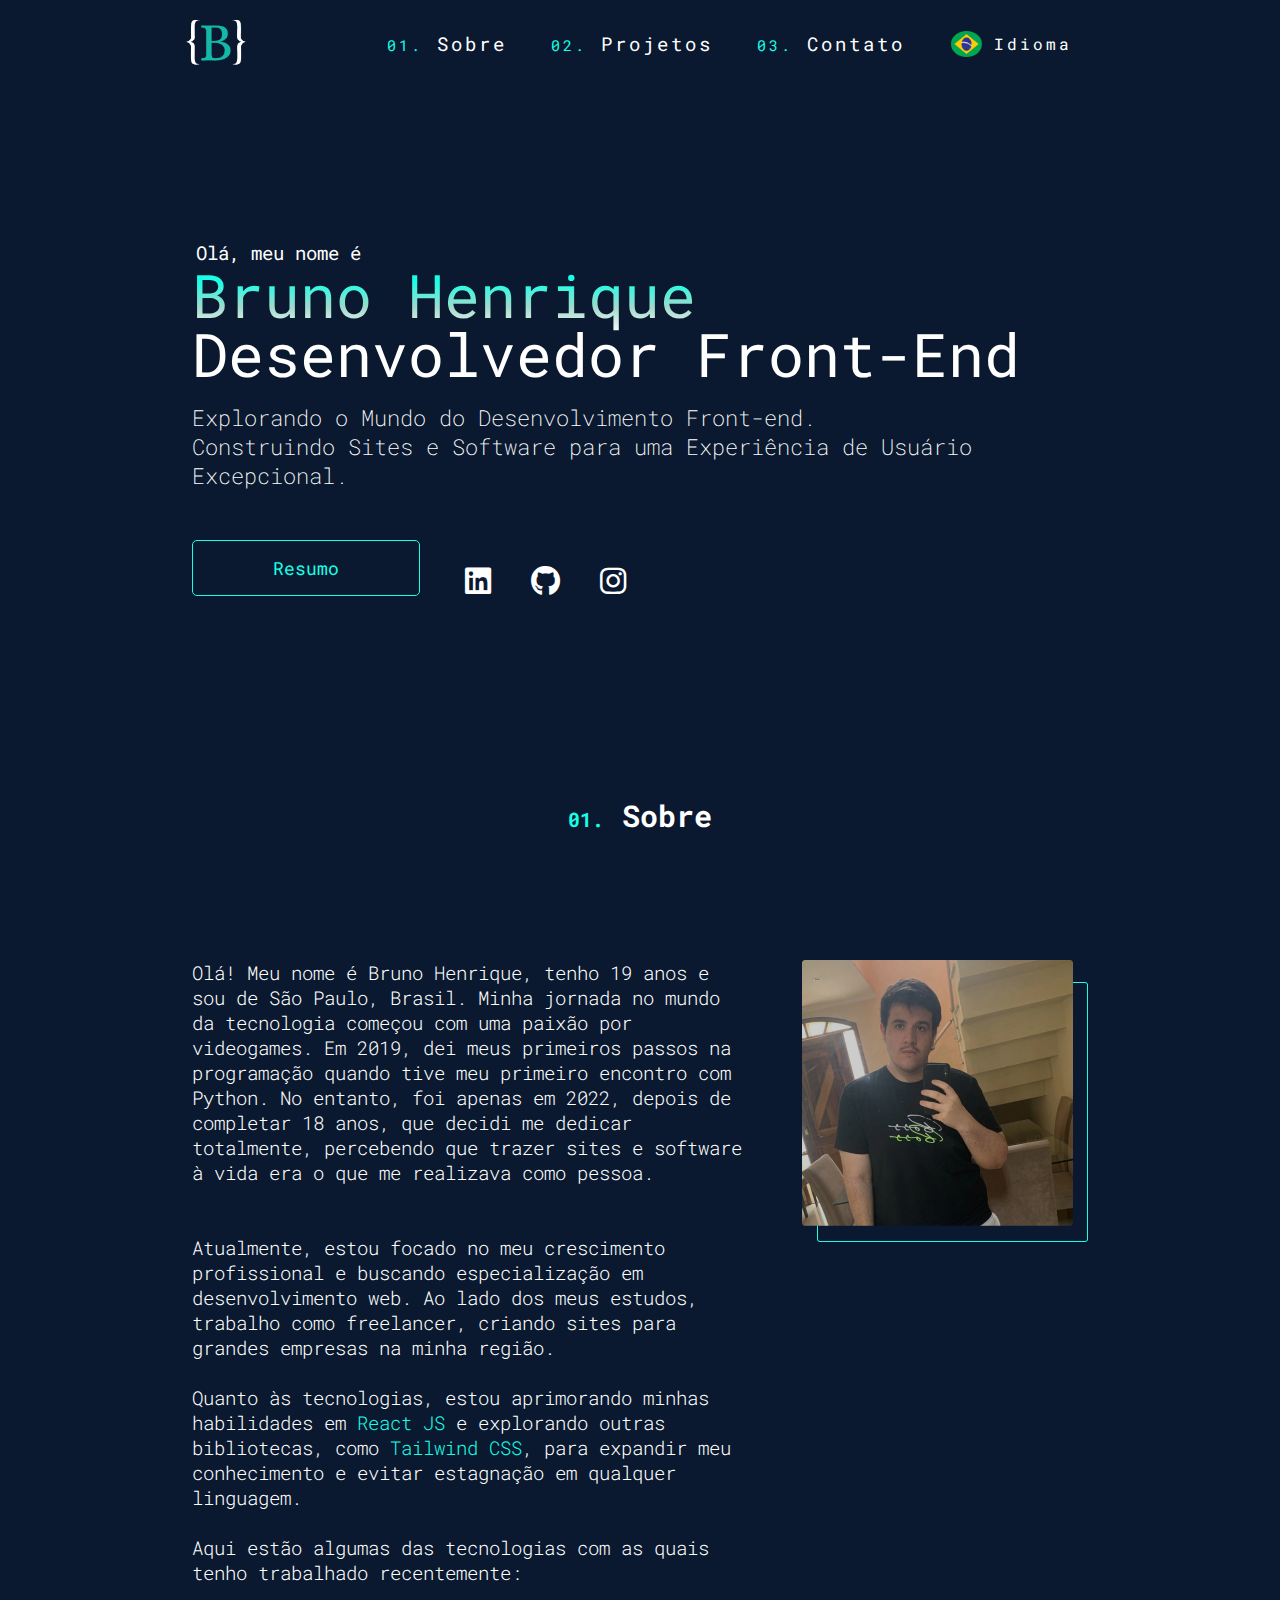
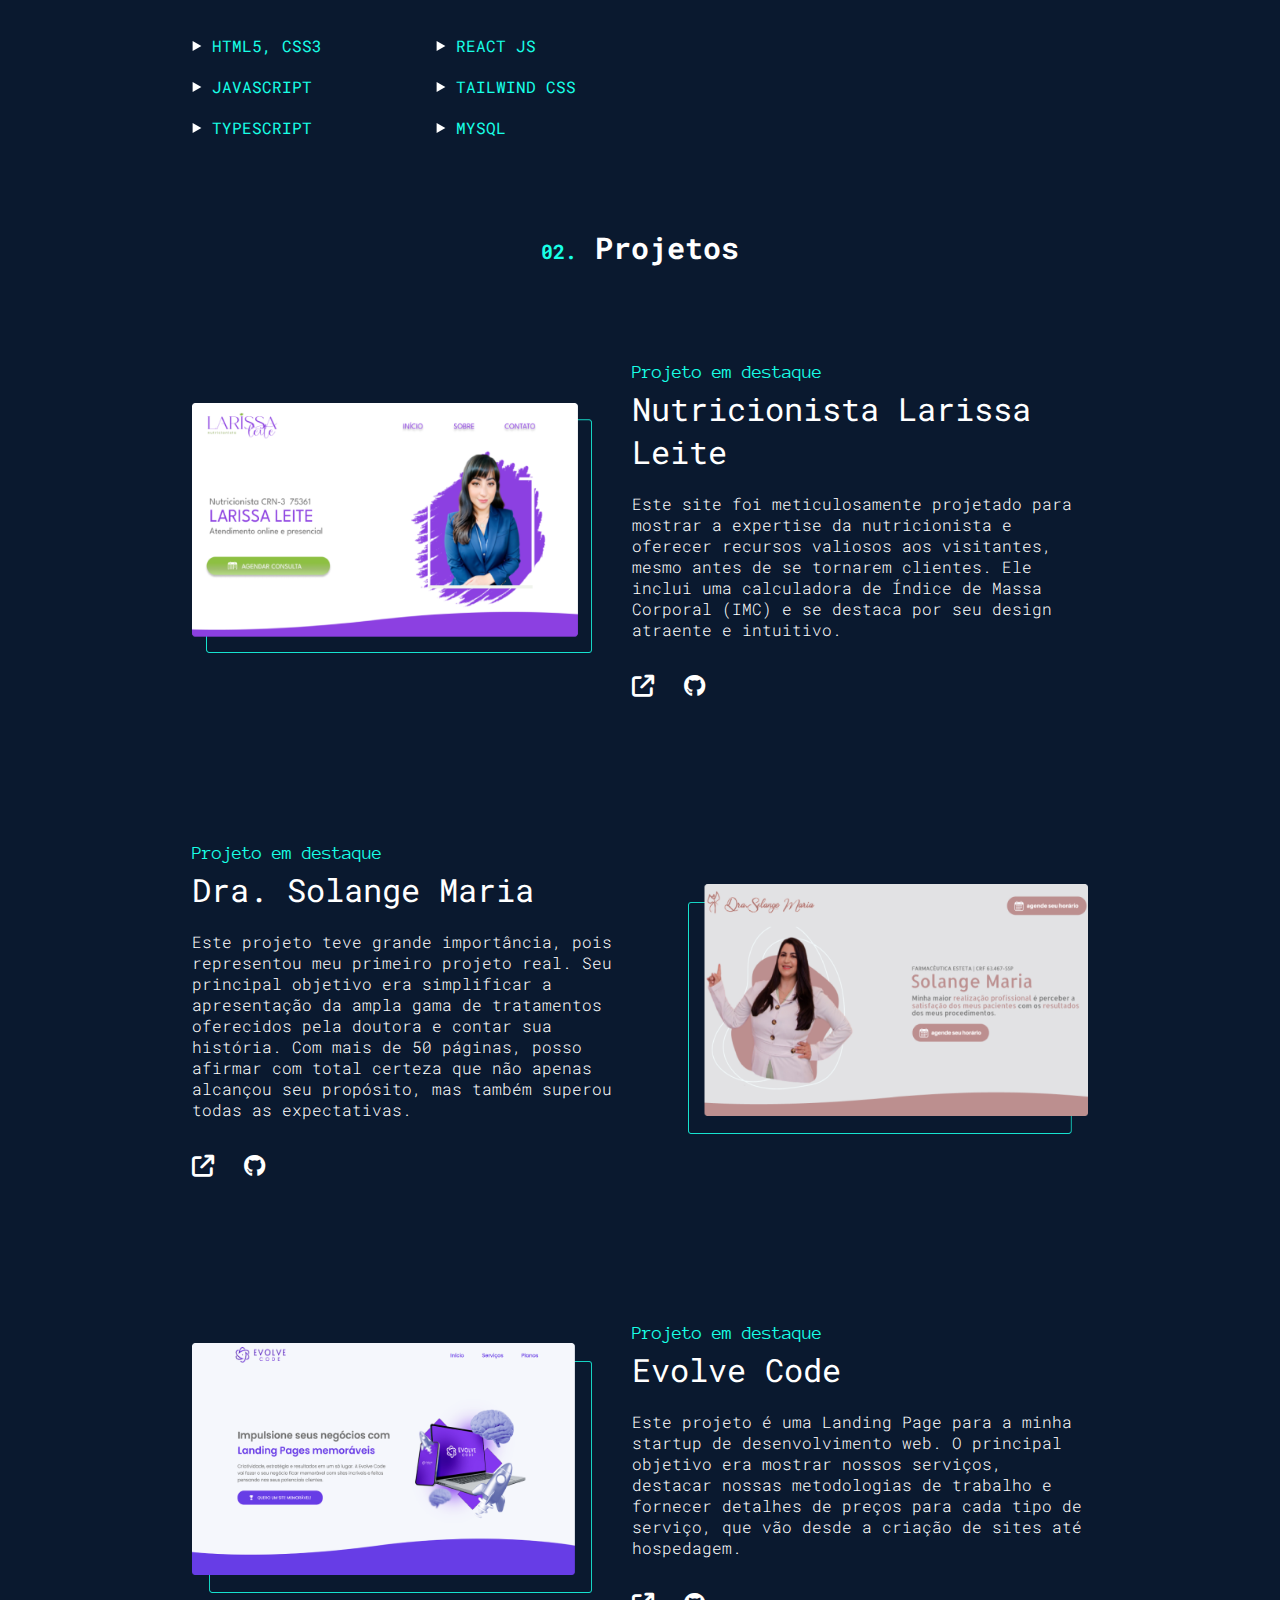
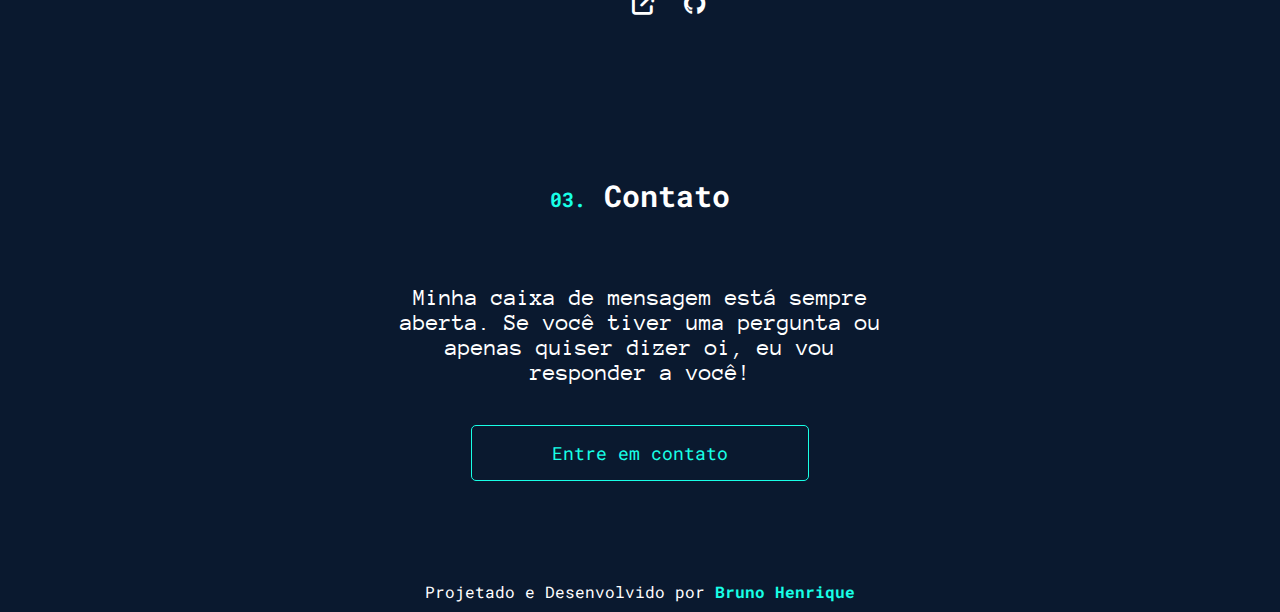
<file: index.html>
<!DOCTYPE html>
<html lang="pt-BR">
<head>
    <meta charset="UTF-8">
    <meta name="viewport" content="width=device-width, initial-scale=1.0">
    <title>Bruno Henrique</title>
    <link rel="stylesheet" href="style.css">
    <link rel="preconnect" href="https://fonts.googleapis.com">
    <link rel="preconnect" href="https://fonts.gstatic.com" crossorigin>
    <link href="https://fonts.googleapis.com/css2?family=Anonymous+Pro:wght@400;700&family=Roboto+Mono:wght@100;200;400;500;600&display=swap" rel="stylesheet">
    <link
      rel="stylesheet"
      href="https://cdnjs.cloudflare.com/ajax/libs/font-awesome/6.4.0/css/all.min.css"
      crossorigin="anonymous"
      referrerpolicy="no-referrer"
    />
    <link rel="icon" type="image/png" sizes="32x32" href="images/favicon-32x32.png">
    <link rel="icon" type="image/png" sizes="16x16" href="images/favicon-16x16.png">
    <link rel="alternate" hreflang="en-US" href="en-US.html">
    <link rel="alternate" hreflang="es-ES" href="es-ES.html">
    
</head>
<body>
    <header>
        <nav>
            <a id="logo"><img class="logo" src="images/logo.png" ></a>
            <div class="mobile-menu">
                <div class="line1"></div>
                <div class="line2"></div>
                <div class="line3"></div>
            </div>
    
            <ul class="nav-list">
                <li><a href="#about"><small>01.</small> Sobre</a></li>
                <li><a href="#projects"><small>02.</small> Projetos</a></li>
                <li><a href="#contact"><small>03.</small> Contato</a></li>
                <li><div id="language" >
                    <div id="lan"  onclick="lan()">
                        <img src="images/pt.png">
                        <p class="p-lan">Idioma</p>
                    </div>
                    <div id="container-lan">
                        <a href="index.html">
                            <div><img src="images/pt.png" alt="" class="lan-img">
                                <p class="p-lan">Português</p>
                            </div>
                        </a>
                        <a href="en-US.html">
                            <div><img src="images/en.png" alt="" class="lan-img">
                                 <p class="p-lan">English</p>
                            </div>
                        </a>
                        <a href="es-ES.html">
                            <div><img src="images/esp.png" alt="" class="lan-img">
                                 <p class="p-lan">Espanish</p>
                            </div>
                        </a>
                    </div>
                    
                </div></li>
                
            </ul>
        </nav>
    </header>
    <main>
        
        <section id="top">
                <div>
                    <h3>Olá, meu nome é</h3>
                    <h1>Bruno Henrique</h1>
                    <h2>Desenvolvedor Front-End</h2>
                    <p>Explorando o Mundo do Desenvolvimento Front-end. <br>
                        Construindo Sites e Software para uma Experiência de Usuário Excepcional.
                    </p>
                   
                        <div id="links">
                            <button>Resumo</button>
                            <div>
                                <a target="_blank" href="https://www.linkedin.com/in/bruno-henrique-leite-do-nascimento-18730524b/" class="fa-brands fa-linkedin"></a>
                                <a target="_blank" href="https://github.com/BrunoH-developer" class="fa-brands fa-github"></a>
                                <a target="_blank" href="https://www.instagram.com/brunoh.dev/" class="fa-brands fa-instagram"></a>
                            </div>
                        </div>
                        
                    
                </div>
        </section>

        <section id="about">
            <h1 class="titulos"><small>01.</small> Sobre</h1>
            <div id="about-container">
                <div class="about-content">
                    <div class="about-div">
                        <p class="texts-about">
                            Olá! Meu nome é Bruno Henrique, tenho 19 anos e sou de São Paulo, Brasil. Minha jornada no mundo da tecnologia começou com uma paixão por videogames. Em 2019, dei meus primeiros passos na programação quando tive meu primeiro encontro com Python. No entanto, foi apenas em 2022, depois de completar 18 anos, que decidi me dedicar totalmente, percebendo que trazer sites e software à vida era o que me realizava como pessoa.
                            <br><br>
                            <br>
                            Atualmente, estou focado no meu crescimento profissional e buscando especialização em desenvolvimento web. Ao lado dos meus estudos, trabalho como freelancer, criando sites para grandes empresas na minha região.
                            <br><br>
                            Quanto às tecnologias, estou aprimorando minhas habilidades em <strong>React JS</strong> e explorando outras bibliotecas, como <strong>Tailwind CSS</strong>, para expandir meu conhecimento e evitar estagnação em qualquer linguagem.
                            <br><br>
                           
                        </p>
                        <p class="texts-about"> Aqui estão algumas das tecnologias com as quais tenho trabalhado recentemente:</p>

                    </div>
                    <div  class="about-div" id="content-two">
                        <div id="skills-container">
                            <div>
                                <div class="div-skills"><img src="images/play.svg"><p>HTML5, CSS3</p></div>
                                <div class="div-skills"><img src="images/play.svg"><p>JAVASCRIPT</p></div>
                                <div class="div-skills"><img src="images/play.svg"><p>TYPESCRIPT</p></div>
                            </div>
                            <div>
                                <div class="div-skills"><img src="images/play.svg"><p>REACT JS</p></div>
                                <div class="div-skills"><img src="images/play.svg"><p>TAILWIND CSS</p></div>
                                <div class="div-skills"><img src="images/play.svg"><p>MYSQL</p></div>
                            </div>
                        </div>
                    </div>
                </div>
                <div class="about-content" >
                    <img src="images/img-about.png" alt="">
                </div>
            </div>
        </section>

        <section id="projects">
            <h1 class="titulos"><small>02.</small> Projetos</h1>
            <div id="container-projects">
                <div class="content-projects">
                    <div class="container-divProjects">
                        <div class="div-projects one">
                            <img src="images/project-1.png" alt="">
                        </div>
                        <div class="div-projects  two ">
                            <h3>Projeto em destaque</h3>
                            <h1>Nutricionista Larissa Leite</h1>
                            <p>Este site foi meticulosamente projetado para mostrar a expertise da nutricionista e oferecer recursos valiosos aos visitantes, mesmo antes de se tornarem clientes. Ele inclui uma calculadora de Índice de Massa Corporal (IMC) e se destaca por seu design atraente e intuitivo.</p>
                            
                            <div id="icons-project">
                                <a target="_blank" href="https://nutricionistalarissaleite.com.br/" id="external-project"><i class="fa fa-external-link" aria-hidden="true"></i></a>
                                
                                <a target="_blank" href="https://github.com/BrunoH-developer/larissa-nutritionist-institutional" id="git-project"><i class="fa-brands fa-github" aria-hidden="true"></i></a>
                            </div>
                        </div>

                    </div>
                </div>
                <div class="content-projects">
                    <div class="container-divProjects container-two ">
                        <div class="div-projects one">
                            <h3>Projeto em destaque</h3>
                            <h1>Dra. Solange Maria</h1>
                            <p>Este projeto teve grande importância, pois representou meu primeiro projeto real. Seu principal objetivo era simplificar a apresentação da ampla gama de tratamentos oferecidos pela doutora e contar sua história. Com mais de 50 páginas, posso afirmar com total certeza que não apenas alcançou seu propósito, mas também superou todas as expectativas.</p>
                            
                            <div id="icons-project">
                                <a target="_blank" href="https://drasolangeesteticaavancada.com.br/" id="external-project"><i class="fa fa-external-link" aria-hidden="true"></i></a>
                                
                                <a target="_blank" href="https://github.com/BrunoH-developer/Dra-Solange-institutional" id="git-project"><i class="fa-brands fa-github" aria-hidden="true"></i></a>
                            </div>
                        </div>
                        <div class="div-projects two">
                            <img src="images/project-2.png" alt="">
                        </div>
                    </div>
                </div>

                <div class="content-projects">
                    <div class="container-divProjects">
                        <div class="div-projects one">
                            <img src="images/project-3.png" alt="">
                        </div>
                        <div class="div-projects  two ">
                            <h3>Projeto em destaque</h3>
                            <h1>Evolve Code</h1>
                            <p>Este projeto é uma Landing Page para a minha startup de desenvolvimento web. O principal objetivo era mostrar nossos serviços, destacar nossas metodologias de trabalho e fornecer detalhes de preços para cada tipo de serviço, que vão desde a criação de sites até hospedagem.</p>
                            
                            <div id="icons-project">
                                <a target="_blank" href="https://evolvecode.com.br/" id="external-project"><i class="fa fa-external-link" aria-hidden="true"></i></a>
                                
                                <a target="_blank" href="https://github.com/BrunoH-developer/evolvecode" id="git-project"><i class="fa-brands fa-github" aria-hidden="true"></i></a>
                            </div>
                        </div>

                    </div>
                </div>
            </div>
        </section>

        <section id="contact">
            <h1 class="titulos"><small>03.</small> Contato</h1>
            <div id="container-contact">
                <h2>Minha caixa de mensagem está sempre aberta. Se você tiver uma pergunta ou apenas quiser dizer oi, eu vou responder a você!</h2>
                <a target="_blank" href="https://www.instagram.com/brunoh.dev/"><button>Entre em contato</button></a>
            </div>
        </section>

        
    </main>

    <footer>
        <p>Projetado e Desenvolvido por <a target="_blank" href="https://github.com/BrunoH-developer"><strong>Bruno Henrique</strong></a></p>
    </footer>

    <script src="assets/scripts/mobile.js"></script>
    <script src="assets/scripts/language.js"></script>
</body>
</html>
</file>
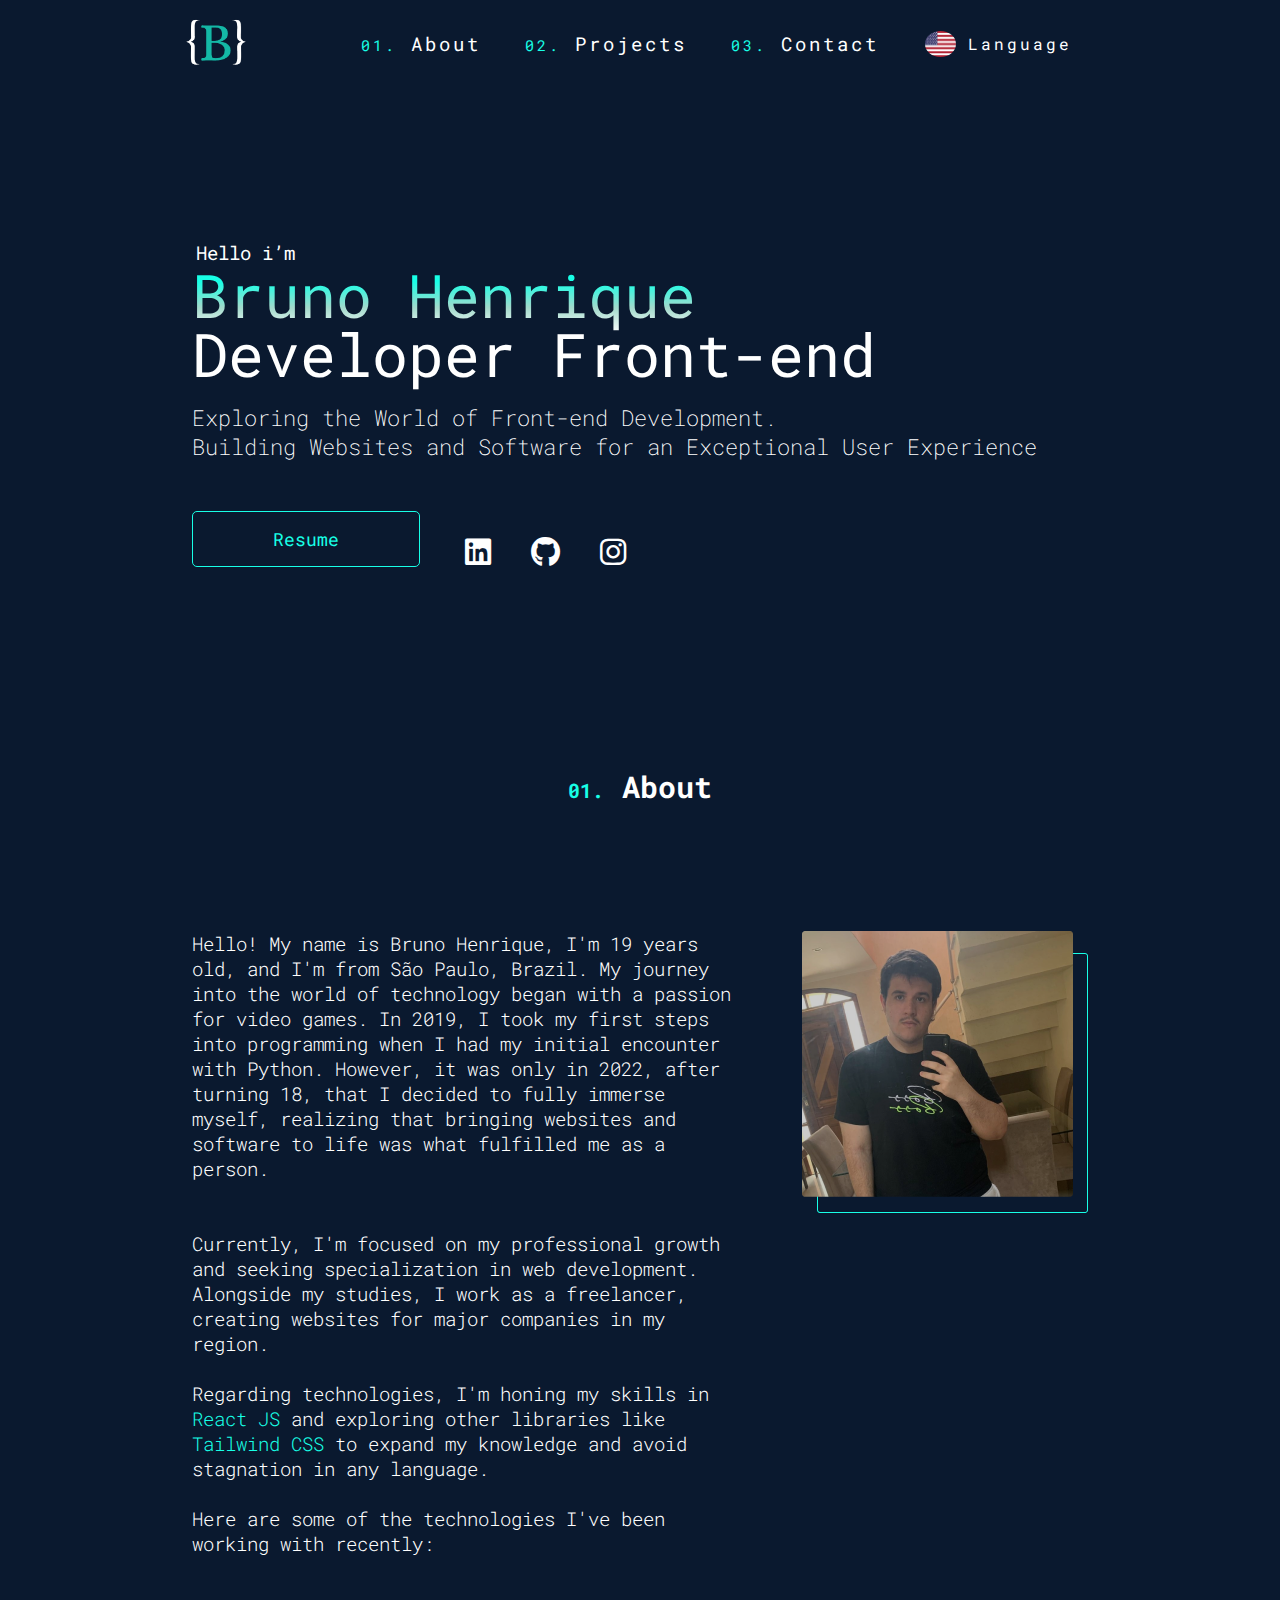
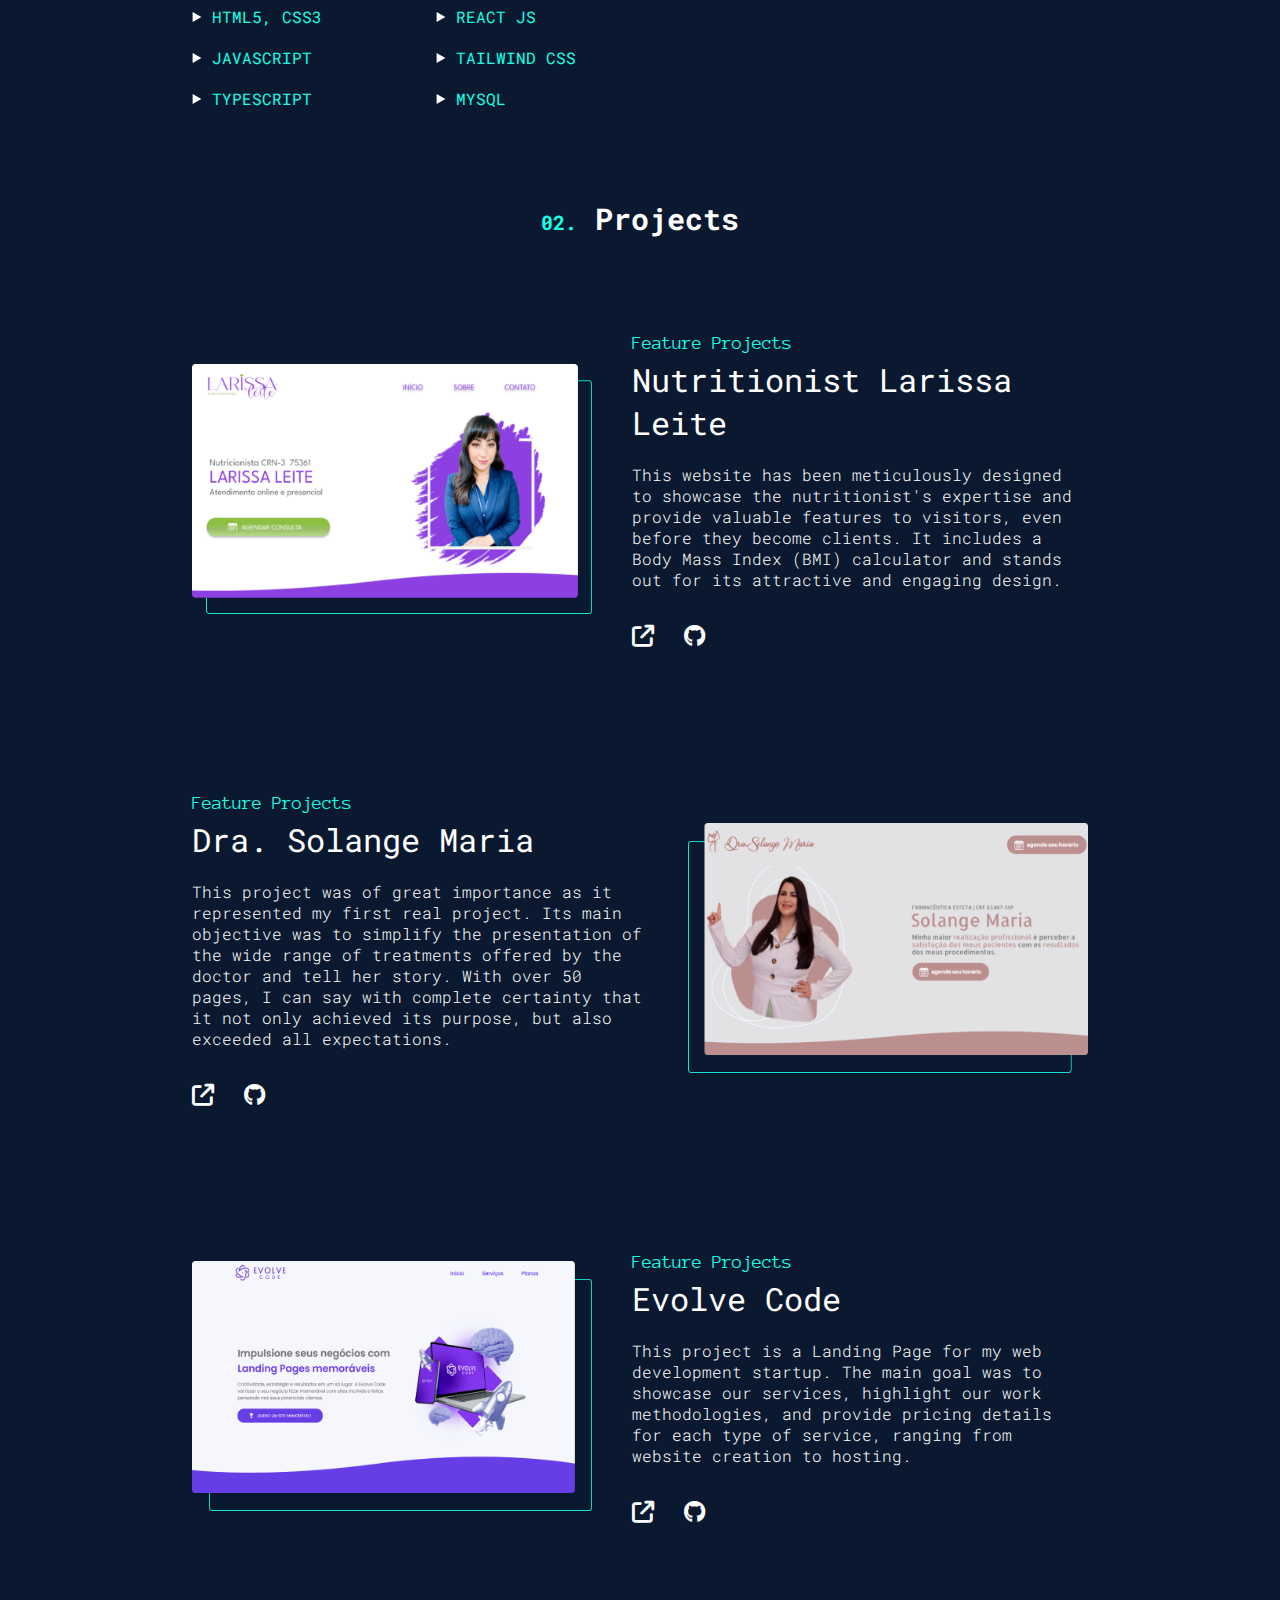
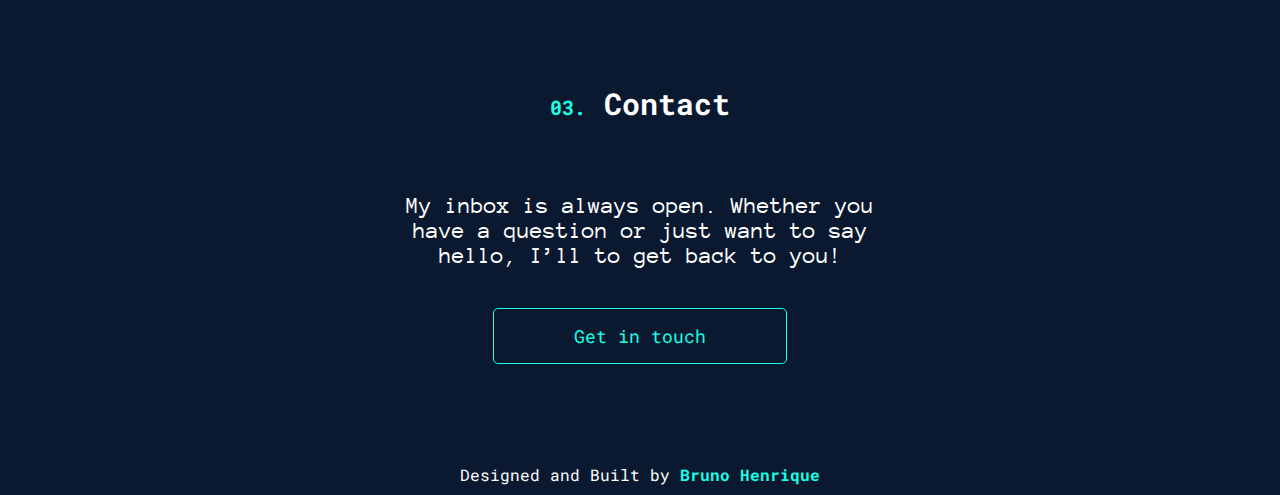
<file: en-US.html>
<!DOCTYPE html>
<html lang="en-US">
<head>
    <meta charset="UTF-8">
    <meta name="viewport" content="width=device-width, initial-scale=1.0">
    <title>Bruno Henrique</title>
    <link rel="stylesheet" href="style.css">
    <link rel="preconnect" href="https://fonts.googleapis.com">
    <link rel="preconnect" href="https://fonts.gstatic.com" crossorigin>
    <link href="https://fonts.googleapis.com/css2?family=Anonymous+Pro:wght@400;700&family=Roboto+Mono:wght@100;200;400;500;600&display=swap" rel="stylesheet">
    <link
      rel="stylesheet"
      href="https://cdnjs.cloudflare.com/ajax/libs/font-awesome/6.4.0/css/all.min.css"
      crossorigin="anonymous"
      referrerpolicy="no-referrer"
    />
    <link rel="icon" type="image/png" sizes="32x32" href="images/favicon-32x32.png">
    <link rel="icon" type="image/png" sizes="16x16" href="images/favicon-16x16.png">
    <link rel="alternate" hreflang="pt-BR" href="index.html">
    <link rel="alternate" hreflang="es-ES" href="es-ES.html">
    
</head>
<body>
    <header>
        <nav>
            <a id="logo"><img class="logo" src="images/logo.png" ></a>
            <div class="mobile-menu">
                <div class="line1"></div>
                <div class="line2"></div>
                <div class="line3"></div>
            </div>
                                        
            <ul class="nav-list">
                <li><a href="#about"><small>01.</small> About</a></li>
                <li><a href="#projects"><small>02.</small> Projects</a></li>
                <li><a href="#contact"><small>03.</small> Contact</a></li>
                <li>
                    <div id="language" >
                        <div id="lan" onclick="lan()">
                            <img src="images/en.png">
                            <p class="p-lan">Language</p>
                        </div>
                        <div id="container-lan">
                            <a href="en-US.html" class="a-lan">
                                <div><img src="images/en.png" alt="" class="lan-img">
                                    <p class="p-lan">English</p>
                                </div class="p-lan">
                            </a>
                            <a href="index.html" class="a-lan">
                                <div><img src="images/pt.png" alt="" class="lan-img">
                                    <p class="p-lan">Português</p>
                                </div class="p-lan">
                            </a>
                            <a href="es-ES.html" class="a-lan">
                                <div><img src="images/esp.png" alt="" class="lan-img">
                                    <p class="p-lan">Espanish</p>
                                </div>
                            </a>
                        </div>   
                    </div>
                </li>
                
            </ul>
        </nav>
    </header>
    <main>
        
        <section id="top">
                <div>
                    <h3>Hello i’m</h3>
                    <h1>Bruno Henrique</h1>
                    <h2>Developer Front-end</h2>
                    <p>Exploring the World of Front-end Development. <br>
                        Building Websites and Software for an Exceptional User Experience
                    </p>
                   
                        <div id="links">
                            <button>Resume</button>
                            <div>
                                <a target="_blank" href="https://www.linkedin.com/in/bruno-henrique-leite-do-nascimento-18730524b/" class="fa-brands fa-linkedin"></a>
                                <a target="_blank" href="https://github.com/BrunoH-developer" class="fa-brands fa-github"></a>
                                <a target="_blank" href="https://www.instagram.com/brunoh.dev/" class="fa-brands fa-instagram"></a>
                            </div>
                        </div>
                        
                    
                </div>
        </section>

        <section id="about">
            <h1 class="titulos"><small>01.</small> About</h1>
            <div id="about-container">
                <div class="about-content">
                    <div class="about-div">
                        <p class="texts-about">
                            Hello! My name is Bruno Henrique, I'm 19 years old, and I'm from São Paulo, Brazil. My journey into the world of technology began with a passion for video games. In 2019, I took my first steps into programming when I had my initial encounter with Python. However, it was only in 2022, after turning 18, that I decided to fully immerse myself, realizing that bringing websites and software to life was what fulfilled me as a person.
                            <br><br>
                            <br>
                            Currently, I'm focused on my professional growth and seeking specialization in web development. Alongside my studies, I work as a freelancer, creating websites for major companies in my region.
                            <br><br>
                            Regarding technologies, I'm honing my skills in <strong>React JS</strong> and exploring other libraries like <strong>Tailwind CSS</strong> to expand my knowledge and avoid stagnation in any language.
                            <br><br>
                           
                        </p>
                        <p class="texts-about">Here are some of the technologies I've been working with recently:</p>

                    </div>
                    <div  class="about-div" id="content-two">
                        <div id="skills-container">
                            <div>
                                <div class="div-skills"><img src="images/play.svg"><p>HTML5, CSS3</p></div>
                                <div class="div-skills"><img src="images/play.svg"><p>JAVASCRIPT</p></div>
                                <div class="div-skills"><img src="images/play.svg"><p>TYPESCRIPT</p></div>
                            </div>
                            <div>
                                <div class="div-skills"><img src="images/play.svg"><p>REACT JS</p></div>
                                <div class="div-skills"><img src="images/play.svg"><p>TAILWIND CSS</p></div>
                                <div class="div-skills"><img src="images/play.svg"><p>MYSQL</p></div>
                            </div>
                        </div>
                    </div>
                </div>
                <div class="about-content" >
                    <img src="images/img-about.png" alt="">
                </div>
            </div>
        </section>

        <section id="projects">
            <h1 class="titulos"><small>02.</small> Projects</h1>
            <div id="container-projects">
                <div class="content-projects">
                    <div class="container-divProjects">
                        <div class="div-projects one">
                            <img src="images/project-1.png" alt="">
                        </div>
                        <div class="div-projects  two ">
                            <h3>Feature Projects</h3>
                            <h1>Nutritionist Larissa Leite</h1>
                            <p>This website has been meticulously designed to showcase the nutritionist's expertise and provide valuable features to visitors, even before they become clients. It includes a Body Mass Index (BMI) calculator and stands out for its attractive and engaging design.</p>
                            
                            <div id="icons-project">
                                <a target="_blank" href="https://nutricionistalarissaleite.com.br/" id="external-project"><i class="fa fa-external-link" aria-hidden="true"></i></a>
                                
                                <a target="_blank" href="https://github.com/BrunoH-developer/larissa-nutritionist-institutional" id="git-project"><i class="fa-brands fa-github" aria-hidden="true"></i></a>
                            </div>
                        </div>

                    </div>
                </div>
                <div class="content-projects">
                    <div class="container-divProjects container-two ">
                        <div class="div-projects one">
                            <h3>Feature Projects</h3>
                            <h1>Dra. Solange Maria</h1>
                            <p>This project was of great importance as it represented my first real project. Its main objective was to simplify the presentation of the wide range of treatments offered by the doctor and tell her story. With over 50 pages, I can say with complete certainty that it not only achieved its purpose, but also exceeded all expectations.</p>
                            
                            <div id="icons-project">
                                <a target="_blank" href="https://drasolangeesteticaavancada.com.br/" id="external-project"><i class="fa fa-external-link" aria-hidden="true"></i></a>
                                
                                <a target="_blank" href="https://github.com/BrunoH-developer/Dra-Solange-institutional" id="git-project"><i class="fa-brands fa-github" aria-hidden="true"></i></a>
                            </div>
                        </div>
                        <div class="div-projects two">
                            <img src="images/project-2.png" alt="">
                        </div>
                    </div>
                </div>

                <div class="content-projects">
                    <div class="container-divProjects">
                        <div class="div-projects one">
                            <img src="images/project-3.png" alt="">
                        </div>
                        <div class="div-projects  two ">
                            <h3>Feature Projects</h3>
                            <h1>Evolve Code</h1>
                            <p>This project is a Landing Page for my web development startup. The main goal was to showcase our services, highlight our work methodologies, and provide pricing details for each type of service, ranging from website creation to hosting.</p>
                            
                            <div id="icons-project">
                                <a target="_blank" href="https://evolvecode.com.br/" id="external-project"><i class="fa fa-external-link" aria-hidden="true"></i></a>
                                
                                <a target="_blank" href="https://github.com/BrunoH-developer/evolvecode" id="git-project"><i class="fa-brands fa-github" aria-hidden="true"></i></a>
                            </div>
                        </div>

                    </div>
                </div>
            </div>
        </section>

        <section id="contact">
            <h1 class="titulos"><small>03.</small> Contact</h1>
            <div id="container-contact">
                <h2>My inbox is always open. Whether you have a question or just want to say hello, I’ll to get back to you!</h2>
                <a target="_blank" href="https://www.instagram.com/brunoh.dev/"><button>Get in touch</button></a>
            </div>
        </section>
    </main>

    <footer>
        <p>Designed and Built by <a target="_blank" href="https://github.com/BrunoH-developer"><strong>Bruno Henrique</strong></a></p>
    </footer>

    <script src="assets/scripts/mobile-nav.js"></script>
    <script src="assets/scripts/language.js"></script>
</body>
</html>
</file>
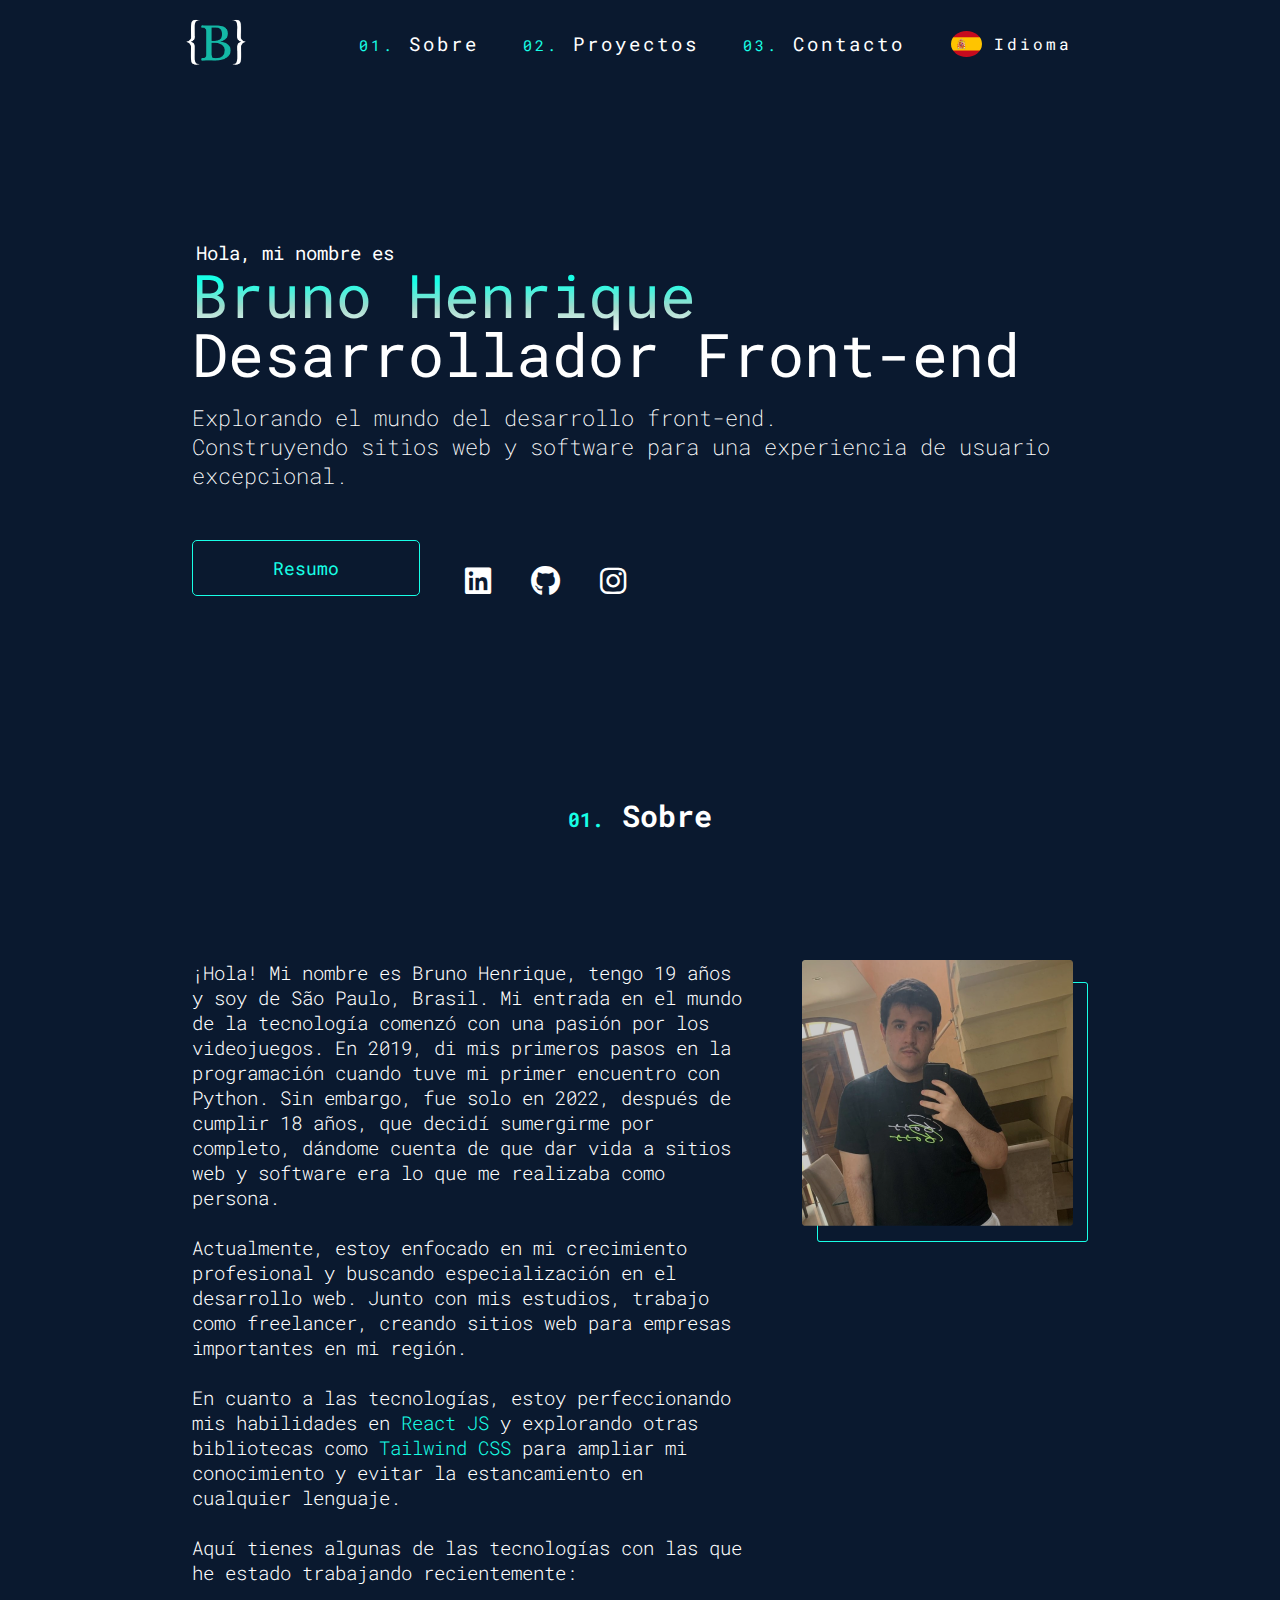
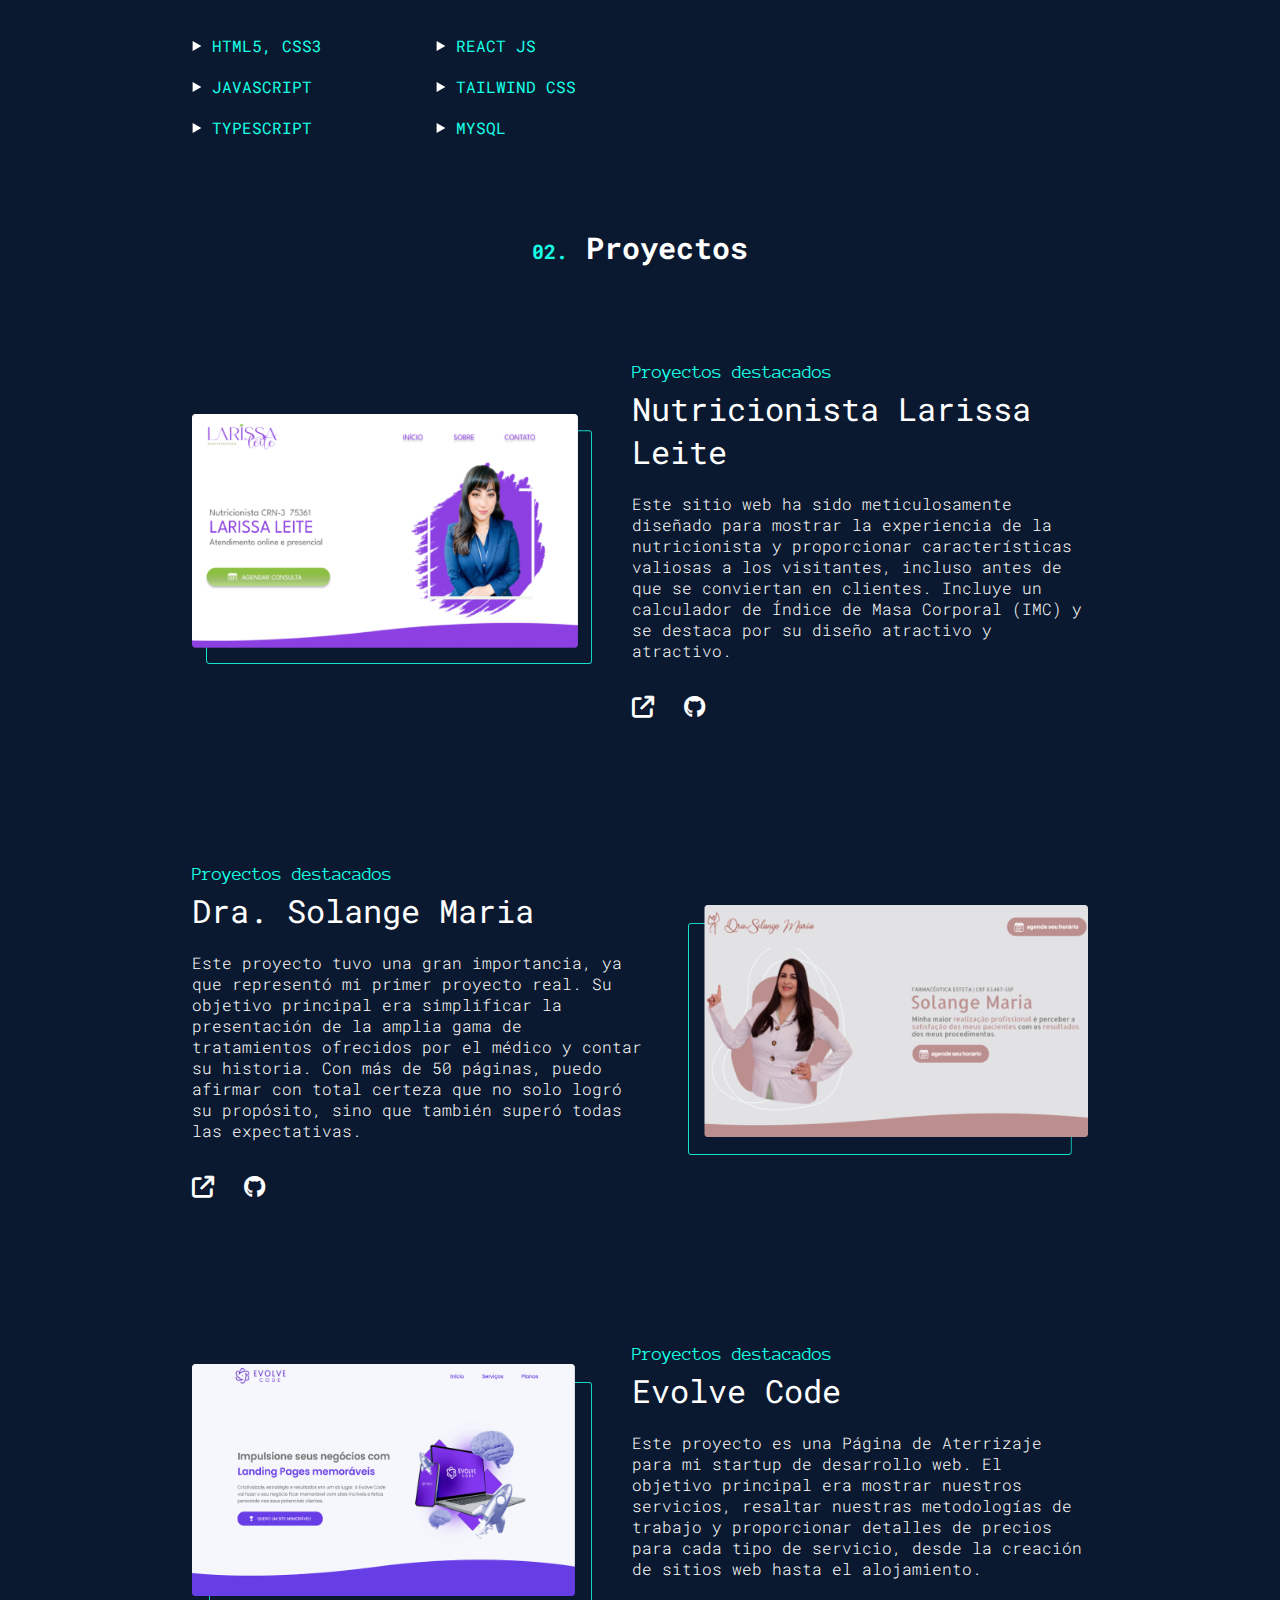
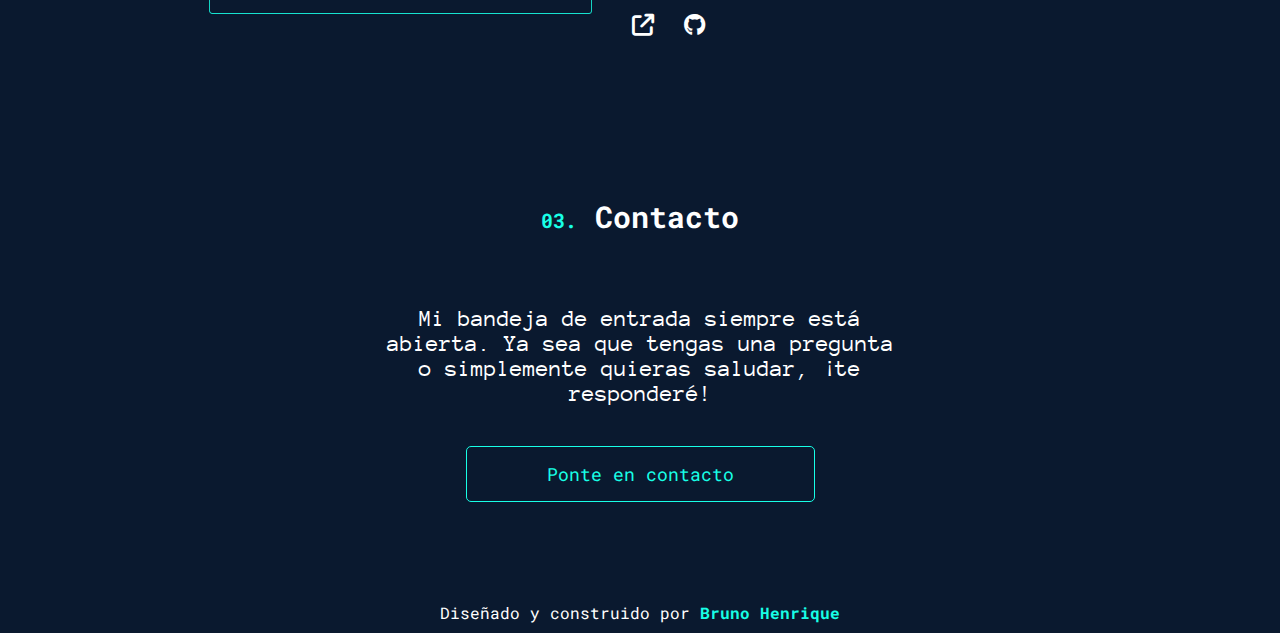
<file: es-ES.html>
<!DOCTYPE html>
<html lang="es-ES">
<head>
    <meta charset="UTF-8">
    <meta name="viewport" content="width=device-width, initial-scale=1.0">
    <title>Bruno Henrique</title>
    <link rel="stylesheet" href="style.css">
    <link rel="preconnect" href="https://fonts.googleapis.com">
    <link rel="preconnect" href="https://fonts.gstatic.com" crossorigin>
    <link href="https://fonts.googleapis.com/css2?family=Anonymous+Pro:wght@400;700&family=Roboto+Mono:wght@100;200;400;500;600&display=swap" rel="stylesheet">
    <link
      rel="stylesheet"
      href="https://cdnjs.cloudflare.com/ajax/libs/font-awesome/6.4.0/css/all.min.css"
      crossorigin="anonymous"
      referrerpolicy="no-referrer"
    />
    <link rel="alternate" hreflang="en-US" href="en-US.html">
    <link rel="alternate" hreflang="pt-BR" href="index.html">
    <link rel="icon" type="image/png" sizes="32x32" href="images/favicon-32x32.png">
    <link rel="icon" type="image/png" sizes="16x16" href="images/favicon-16x16.png">
</head>
<body>
    <header>
        <nav>
            <a id="logo"><img class="logo" src="images/logo.png" ></a>
            <div class="mobile-menu">
                <div class="line1"></div>
                <div class="line2"></div>
                <div class="line3"></div>
            </div>
    
            <ul class="nav-list">
                <li><a href="#about"><small>01.</small> Sobre</a></li>
                <li><a href="#projects"><small>02.</small> Proyectos</a></li>
                <li><a href="#contact"><small>03.</small> Contacto</a></li>
                <li><div id="language" >
                    <div id="lan" onclick="lan()">
                        <img src="images/esp.png">
                        <p class="p-lan">Idioma</p>
                    </div>
                    <div id="container-lan">
                        
                        <a href="es-ES.html" class="a-lan">
                            <div><img src="images/esp.png" alt="" class="lan-img">
                                 <p class="p-lan">Espanish</p>
                            </div>
                        </a>
                        <a href="index.html" class="a-lan">
                            <div><img src="images/pt.png" alt="" class="lan-img">
                                 <p class="p-lan">Português</p>
                            </div>
                        </a>
                        <a href="en-US.html" class="a-lan">
                            <div><img src="images/en.png" alt="" class="lan-img">
                                 <p class="p-lan">English</p>
                            </div>
                        </a>
                        
                    </div>
                    
                </div></li>
                
            </ul>
        </nav>
    </header>
    <main>
        
        <section id="top">
                <div>
                    <h3>Hola, mi nombre es</h3>
                    <h1>Bruno Henrique</h1>
                    <h2>Desarrollador Front-end</h2>
                    <p>Explorando el mundo del desarrollo front-end. <br>
                        Construyendo sitios web y software para una experiencia de usuario excepcional.
                    </p>
                   
                        <div id="links">
                            <button>Resumo</button>
                            <div>
                                <a target="_blank" href="https://www.linkedin.com/in/bruno-henrique-leite-do-nascimento-18730524b/" class="fa-brands fa-linkedin"></a>
                                <a target="_blank" href="https://github.com/BrunoH-developer" class="fa-brands fa-github"></a>
                                <a target="_blank" href="https://www.instagram.com/brunoh.dev/" class="fa-brands fa-instagram"></a>
                            </div>
                        </div>
                        
                    
                </div>
        </section>

        <section id="about">
            <h1 class="titulos"><small>01.</small> Sobre</h1>
            <div id="about-container">
                <div class="about-content">
                    <div class="about-div">
                        <p class="texts-about">
                            
                            ¡Hola! Mi nombre es Bruno Henrique, tengo 19 años y soy de São Paulo, Brasil. Mi entrada en el mundo de la tecnología comenzó con una pasión por los videojuegos. En 2019, di mis primeros pasos en la programación cuando tuve mi primer encuentro con Python. Sin embargo, fue solo en 2022, después de cumplir 18 años, que decidí sumergirme por completo, dándome cuenta de que dar vida a sitios web y software era lo que me realizaba como persona.
                            <br><br>
                            Actualmente, estoy enfocado en mi crecimiento profesional y buscando especialización en el desarrollo web. Junto con mis estudios, trabajo como freelancer, creando sitios web para empresas importantes en mi región.
                            <br><br>
                            En cuanto a las tecnologías, estoy perfeccionando mis habilidades en <strong>React JS</strong> y explorando otras bibliotecas como <strong>Tailwind CSS</strong> para ampliar mi conocimiento y evitar la estancamiento en cualquier lenguaje.
                            <br><br>
                           
                        </p>
                        <p class="texts-about">Aquí tienes algunas de las tecnologías con las que he estado trabajando recientemente:</p>

                    </div>
                    <div  class="about-div" id="content-two">
                        <div id="skills-container">
                            <div>
                                <div class="div-skills"><img src="images/play.svg"><p>HTML5, CSS3</p></div>
                                <div class="div-skills"><img src="images/play.svg"><p>JAVASCRIPT</p></div>
                                <div class="div-skills"><img src="images/play.svg"><p>TYPESCRIPT</p></div>
                            </div>
                            <div>
                                <div class="div-skills"><img src="images/play.svg"><p>REACT JS</p></div>
                                <div class="div-skills"><img src="images/play.svg"><p>TAILWIND CSS</p></div>
                                <div class="div-skills"><img src="images/play.svg"><p>MYSQL</p></div>
                            </div>
                        </div>
                    </div>
                </div>
                <div class="about-content" >
                    <img src="images/img-about.png" alt="">
                </div>
            </div>
        </section>

        <section id="projects">
            <h1 class="titulos"><small>02.</small> Proyectos</h1>
            <div id="container-projects">
                <div class="content-projects">
                    <div class="container-divProjects">
                        <div class="div-projects one">
                            <img src="images/project-1.png" alt="">
                        </div>
                        <div class="div-projects  two ">
                            <h3>Proyectos destacados</h3>
                            <h1>Nutricionista Larissa Leite</h1>
                            <p>Este sitio web ha sido meticulosamente diseñado para mostrar la experiencia de la nutricionista y proporcionar características valiosas a los visitantes, incluso antes de que se conviertan en clientes. Incluye un calculador de Índice de Masa Corporal (IMC) y se destaca por su diseño atractivo y atractivo.</p>
                            
                            <div id="icons-project">
                                <a target="_blank" href="https://nutricionistalarissaleite.com.br/" id="external-project"><i class="fa fa-external-link" aria-hidden="true"></i></a>
                                
                                <a target="_blank" href="https://github.com/BrunoH-developer/larissa-nutritionist-institutional" id="git-project"><i class="fa-brands fa-github" aria-hidden="true"></i></a>
                            </div>
                        </div>

                    </div>
                </div>
                <div class="content-projects">
                    <div class="container-divProjects container-two ">
                        <div class="div-projects one">
                            <h3>Proyectos destacados</h3>
                            <h1>Dra. Solange Maria</h1>
                            <p>
                                Este proyecto tuvo una gran importancia, ya que representó mi primer proyecto real. Su objetivo principal era simplificar la presentación de la amplia gama de tratamientos ofrecidos por el médico y contar su historia. Con más de 50 páginas, puedo afirmar con total certeza que no solo logró su propósito, sino que también superó todas las expectativas.</p>
                            
                            <div id="icons-project">
                                <a target="_blank" href="https://drasolangeesteticaavancada.com.br/" id="external-project"><i class="fa fa-external-link" aria-hidden="true"></i></a>
                                
                                <a target="_blank" href="https://github.com/BrunoH-developer/Dra-Solange-institutional" id="git-project"><i class="fa-brands fa-github" aria-hidden="true"></i></a>
                            </div>
                        </div>
                        <div class="div-projects two">
                            <img src="images/project-2.png" alt="">
                        </div>
                    </div>
                </div>

                <div class="content-projects">
                    <div class="container-divProjects">
                        <div class="div-projects one">
                            <img src="images/project-3.png" alt="">
                        </div>
                        <div class="div-projects  two ">
                            <h3>Proyectos destacados</h3>
                            <h1>Evolve Code</h1>
                            <p>Este proyecto es una Página de Aterrizaje para mi startup de desarrollo web. El objetivo principal era mostrar nuestros servicios, resaltar nuestras metodologías de trabajo y proporcionar detalles de precios para cada tipo de servicio, desde la creación de sitios web hasta el alojamiento.</p>
                            
                            <div id="icons-project">
                                <a target="_blank" href="https://evolvecode.com.br/" id="external-project"><i class="fa fa-external-link" aria-hidden="true"></i></a>
                                
                                <a target="_blank" href="https://github.com/BrunoH-developer/evolvecode" id="git-project"><i class="fa-brands fa-github" aria-hidden="true"></i></a>
                            </div>
                        </div>

                    </div>
                </div>
            </div>
        </section>

        <section id="contact">
            <h1 class="titulos"><small>03.</small> Contacto</h1>
            <div id="container-contact">
                <h2>Mi bandeja de entrada siempre está abierta. Ya sea que tengas una pregunta o simplemente quieras saludar, ¡te responderé!</h2>
                <a target="_blank" href="https://www.instagram.com/brunoh.dev/"><button>Ponte en contacto</button></a>
            </div>
        </section>
    </main>

    <footer>
        <p>Diseñado y construido por <a target="_blank" href="https://github.com/BrunoH-developer"><strong>Bruno Henrique</strong></a></p>
    </footer>

    <script src="assets/scripts/mobile-nav.js"></script>
    <script src="assets/scripts/language.js"></script>
</body>
</html>
</file>
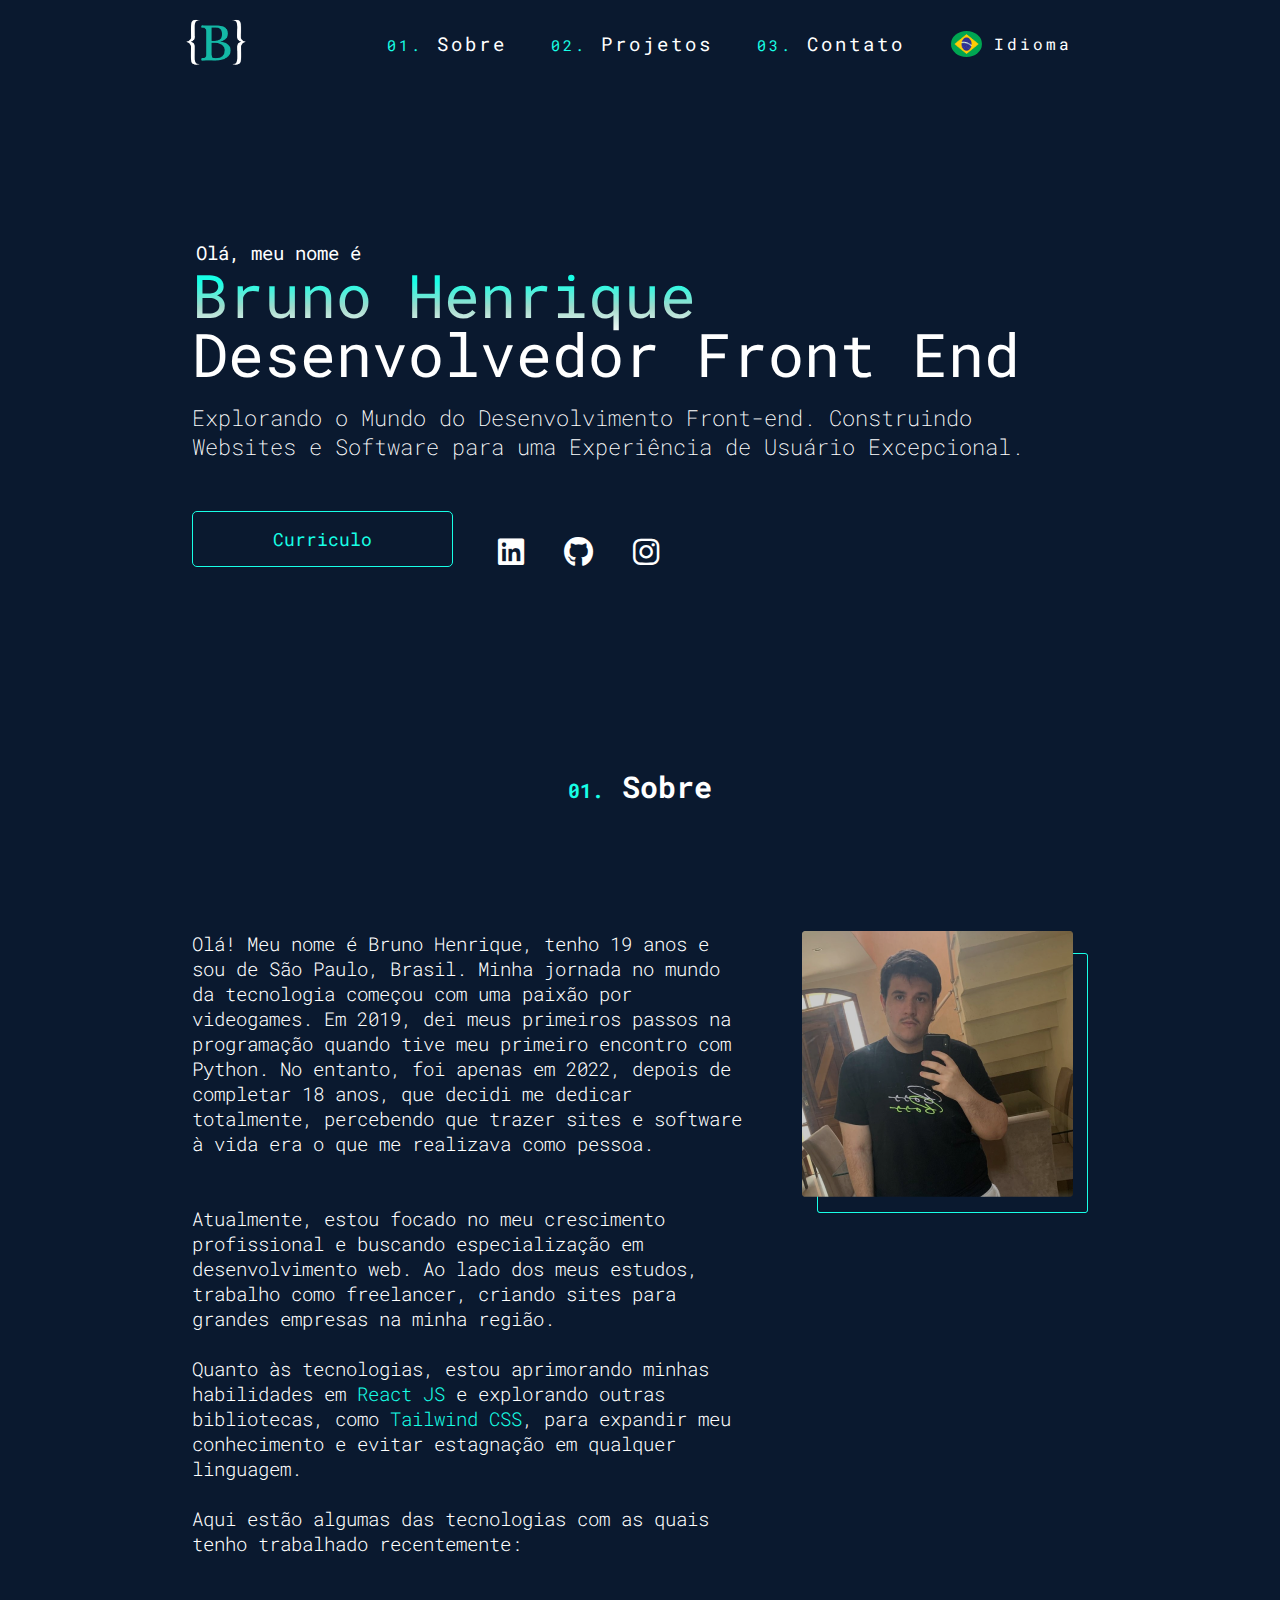
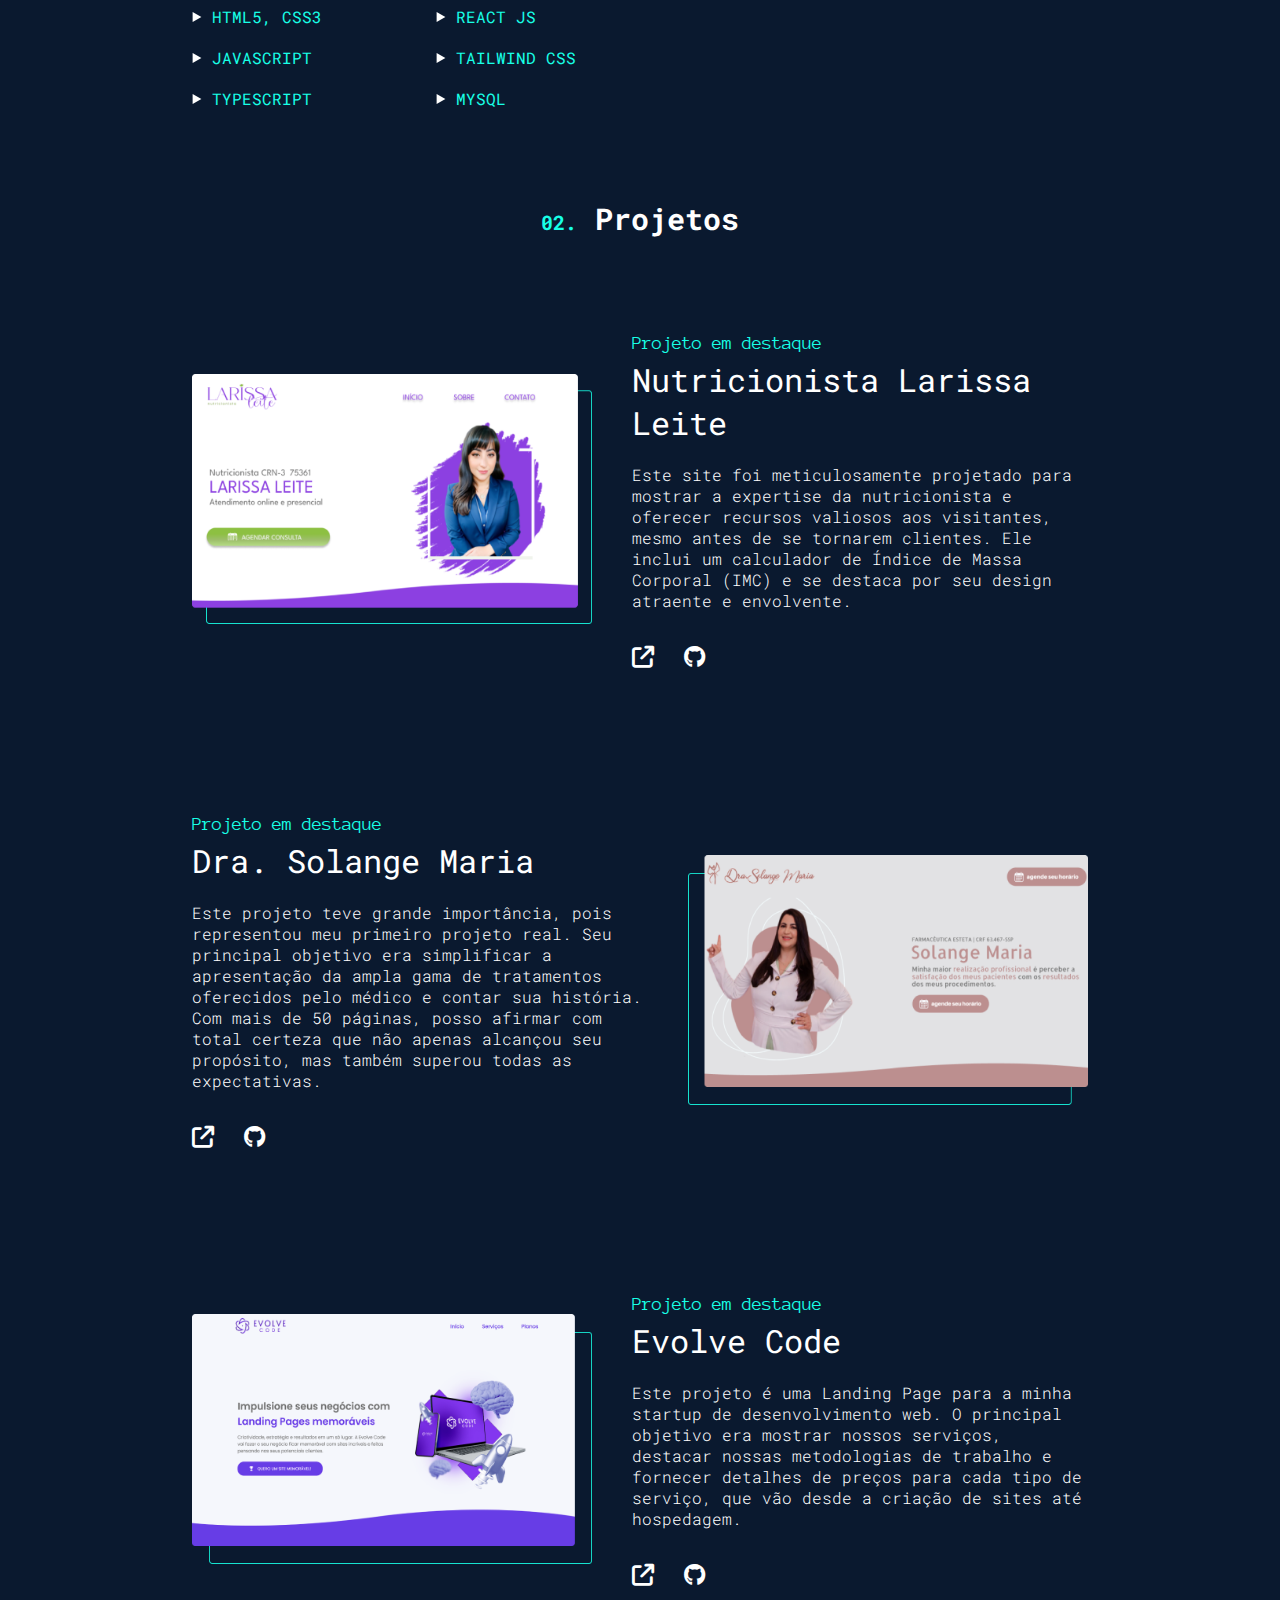
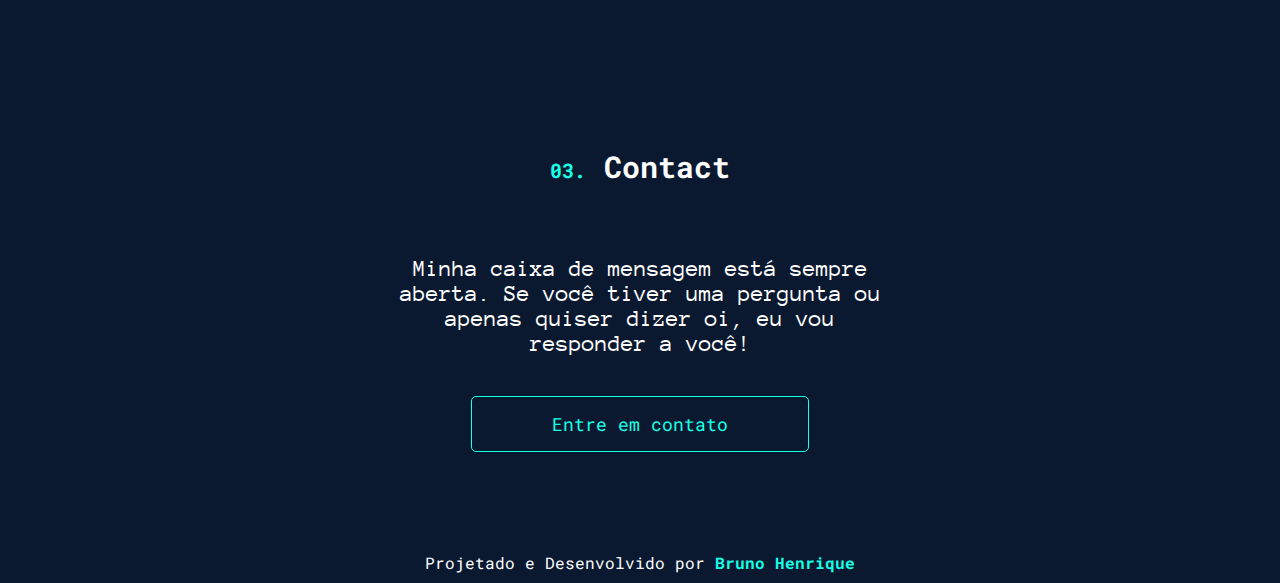
<file: pt-BR.html>
<!DOCTYPE html>
<html lang="pt-br">
<head>
    <meta charset="UTF-8">
    <meta name="viewport" content="width=device-width, initial-scale=1.0">
    <title>Bruno Henrique</title>
    <link rel="stylesheet" href="style.css">
    <link rel="preconnect" href="https://fonts.googleapis.com">
    <link rel="preconnect" href="https://fonts.gstatic.com" crossorigin>
    <link href="https://fonts.googleapis.com/css2?family=Anonymous+Pro:wght@400;700&family=Roboto+Mono:wght@100;200;400;500;600&display=swap" rel="stylesheet">
    <link
      rel="stylesheet"
      href="https://cdnjs.cloudflare.com/ajax/libs/font-awesome/6.4.0/css/all.min.css"
      crossorigin="anonymous"
      referrerpolicy="no-referrer"
    />
    
</head>
<body>
    <header>
        <nav>
            <a id="logo" href="../index.html"><img class="logo" src="images/logo.png" ></a>
            <div class="mobile-menu">
                <div class="line1"></div>
                <div class="line2"></div>
                <div class="line3"></div>
            </div>
    
            <ul class="nav-list">
                <li><a><small>01.</small> Sobre</a></li>
                <li><a><small>02.</small> Projetos</a></li>
                <li><a><small>03.</small> Contato</a></li>
                <li><div id="language" >
                    <div id="lan"  onclick="lan()">
                        <img src="images/pt.png">
                        <p>Idioma</p>
                    </div>
                    <div id="container-lan">
                        <a href="pt-BR.html">
                            <div><img src="images/pt.png" alt="" class="lan-img">
                                <p>Português</p>
                            </div>
                        </a>
                        <a href="index.html">
                            <div><img src="images/en.png" alt="" class="lan-img">
                                 <p>English</p>
                            </div>
                        </a>
                        <a href="es-ES.html">
                            <div><img src="images/esp.png" alt="" class="lan-img">
                                 <p>Espanish</p>
                            </div>
                        </a>
                    </div>
                    
                </div></li>
                
            </ul>
        </nav>
    </header>
    <main>
        
        <section id="top">
                <div>
                    <h3>Olá, meu nome é</h3>
                    <h1>Bruno Henrique</h1>
                    <h2>Desenvolvedor Front End</h2>
                    <p>Explorando o Mundo do Desenvolvimento Front-end.
                        Construindo Websites e Software para uma Experiência de Usuário Excepcional.
                    </p>
                   
                        <div id="links">
                            <button>Curriculo</button>
                            <div>
                                <a target="_blank" href="https://www.linkedin.com/in/bruno-henrique-leite-do-nascimento-18730524b/" class="fa-brands fa-linkedin"></a>
                                <a target="_blank" href="https://github.com/BrunoH-developer" class="fa-brands fa-github"></a>
                                <a target="_blank" href="https://www.instagram.com/brunoh.dev/" class="fa-brands fa-instagram"></a>
                            </div>
                        </div>
                        
                    
                </div>
        </section>

        <section id="about">
            <h1 class="titulos"><small>01.</small> Sobre</h1>
            <div id="about-container">
                <div class="about-content">
                    <div class="about-div">
                        <p class="texts-about">
                            Olá! Meu nome é Bruno Henrique, tenho 19 anos e sou de São Paulo, Brasil. Minha jornada no mundo da tecnologia começou com uma paixão por videogames. Em 2019, dei meus primeiros passos na programação quando tive meu primeiro encontro com Python. No entanto, foi apenas em 2022, depois de completar 18 anos, que decidi me dedicar totalmente, percebendo que trazer sites e software à vida era o que me realizava como pessoa.
                            <br><br>
                            <br>
                            Atualmente, estou focado no meu crescimento profissional e buscando especialização em desenvolvimento web. Ao lado dos meus estudos, trabalho como freelancer, criando sites para grandes empresas na minha região.
                            <br><br>
                            Quanto às tecnologias, estou aprimorando minhas habilidades em <strong>React JS</strong> e explorando outras bibliotecas, como <strong>Tailwind CSS</strong>, para expandir meu conhecimento e evitar estagnação em qualquer linguagem.
                            <br><br>
                           
                        </p>
                        <p class="texts-about"> Aqui estão algumas das tecnologias com as quais tenho trabalhado recentemente:</p>

                    </div>
                    <div  class="about-div" id="content-two">
                        <div id="skills-container">
                            <div>
                                <div class="div-skills"><img src="images/play.svg"><p>HTML5, CSS3</p></div>
                                <div class="div-skills"><img src="images/play.svg"><p>JAVASCRIPT</p></div>
                                <div class="div-skills"><img src="images/play.svg"><p>TYPESCRIPT</p></div>
                            </div>
                            <div>
                                <div class="div-skills"><img src="images/play.svg"><p>REACT JS</p></div>
                                <div class="div-skills"><img src="images/play.svg"><p>TAILWIND CSS</p></div>
                                <div class="div-skills"><img src="images/play.svg"><p>MYSQL</p></div>
                            </div>
                        </div>
                    </div>
                </div>
                <div class="about-content" >
                    <img src="images/img-about.png" alt="">
                </div>
            </div>
        </section>

        <section id="projects">
            <h1 class="titulos"><small>02.</small> Projetos</h1>
            <div id="container-projects">
                <div class="content-projects">
                    <div class="container-divProjects">
                        <div class="div-projects one">
                            <img src="images/project-1.png" alt="">
                        </div>
                        <div class="div-projects  two ">
                            <h3>Projeto em destaque</h3>
                            <h1>Nutricionista Larissa Leite</h1>
                            <p>Este site foi meticulosamente projetado para mostrar a expertise da nutricionista e oferecer recursos valiosos aos visitantes, mesmo antes de se tornarem clientes. Ele inclui um calculador de Índice de Massa Corporal (IMC) e se destaca por seu design atraente e envolvente.</p>
                            
                            <div id="icons-project">
                                <a target="_blank" href="https://brunoh-developer.github.io/evolvecode/" id="external-project"><i class="fa fa-external-link" aria-hidden="true"></i></a>
                                
                                <a target="_blank" href="https://github.com/BrunoH-developer/larissa-nutritionist-institutional" id="git-project"><i class="fa-brands fa-github" aria-hidden="true"></i></a>
                            </div>
                        </div>

                    </div>
                </div>
                <div class="content-projects">
                    <div class="container-divProjects container-two ">
                        <div class="div-projects one">
                            <h3>Projeto em destaque</h3>
                            <h1>Dra. Solange Maria</h1>
                            <p>Este projeto teve grande importância, pois representou meu primeiro projeto real. Seu principal objetivo era simplificar a apresentação da ampla gama de tratamentos oferecidos pelo médico e contar sua história. Com mais de 50 páginas, posso afirmar com total certeza que não apenas alcançou seu propósito, mas também superou todas as expectativas.</p>
                            
                            <div id="icons-project">
                                <a target="_blank" href="https://drasolangeesteticaavancada.com.br/" id="external-project"><i class="fa fa-external-link" aria-hidden="true"></i></a>
                                
                                <a target="_blank" href="https://github.com/BrunoH-developer/Dra-Solange-institutional" id="git-project"><i class="fa-brands fa-github" aria-hidden="true"></i></a>
                            </div>
                        </div>
                        <div class="div-projects two">
                            <img src="images/project-2.png" alt="">
                        </div>
                    </div>
                </div>

                <div class="content-projects">
                    <div class="container-divProjects">
                        <div class="div-projects one">
                            <img src="images/project-3.png" alt="">
                        </div>
                        <div class="div-projects  two ">
                            <h3>Projeto em destaque</h3>
                            <h1>Evolve Code</h1>
                            <p>Este projeto é uma Landing Page para a minha startup de desenvolvimento web. O principal objetivo era mostrar nossos serviços, destacar nossas metodologias de trabalho e fornecer detalhes de preços para cada tipo de serviço, que vão desde a criação de sites até hospedagem.</p>
                            
                            <div id="icons-project">
                                <a target="_blank" href="https://evolvecode.com.br/" id="external-project"><i class="fa fa-external-link" aria-hidden="true"></i></a>
                                
                                <a target="_blank" href="https://github.com/BrunoH-developer/evolvecode" id="git-project"><i class="fa-brands fa-github" aria-hidden="true"></i></a>
                            </div>
                        </div>

                    </div>
                </div>
            </div>
        </section>

        <section id="contact">
            <h1 class="titulos"><small>03.</small> Contact</h1>
            <div id="container-contact">
                <h2>Minha caixa de mensagem está sempre aberta. Se você tiver uma pergunta ou apenas quiser dizer oi, eu vou responder a você!</h2>
                <button>Entre em contato</button>
            </div>
        </section>
    </main>

    <footer>
        <p>Projetado e Desenvolvido por <a target="_blank" href="https://github.com/BrunoH-developer"><strong>Bruno Henrique</strong></a></p>
    </footer>

    <script src="assets/scripts/mobile-nav.js"></script>
    <script src="assets/scripts/language.js"></script>
</body>
</html>
</file>
<file: style.css>
@charset "utf-8";
* {
    margin: 0;
    padding: 0;
    box-sizing: border-box;
    font-family: 'Roboto Mono', monospace;
}

a{
    text-decoration: none;
}

html{
    scroll-behavior: smooth;
}

:root{
    
    --cyan: #18FFE6;
    --dark-blue:#0A192F;
    --white:#fff;    
    --cyan-linear:linear-gradient(to bottom, #18FFE6, #fff);;
}
body{
    background-color: var(--dark-blue);
    padding-top: 5vh;
    overflow-x: hidden;  
    width: 100vw;
    box-sizing: border-box;
    color: var(--white);
}
a[href^="tel"], 
a[href^="mailto"], 
a[href^="http://maps.google.com/maps"], 
a[href^="https://maps.google.com/maps"] 
{
    text-decoration: none !important; 
    color: inherit !important; 
}
        /* Header */

.logo {
    font-size: 1.5vw;
    text-transform: uppercase;
    letter-spacing: 4px;
    font-weight: 500;
    height:60px;
    
}

header{
    background-color: var(--dark-blue);
    display: flex;
    justify-content: center;
    align-items: center;
}

header nav {
    display: flex;
    justify-content: space-between;
    align-items: center;
    font-family: Arial, Helvetica, sans-serif;
    background: var(--dark-blue);
    height: 9vh;
    position: fixed;
    width: 71vw;
    padding-top: 1vh;
    position: fixed;
    z-index: 999;
    margin-top: -12px;
    
}

.nav-list {
    list-style: none;
    display: flex;
    align-items: center;
    margin-top: 0px;
    border-bottom-left-radius: 10px;
}

.nav-list a{
    font-size: 19px;
    font-weight: normal;
    cursor: pointer;
}

.nav-list a:hover{
    color: var(--cyan);
}

li small{
    color: var(--cyan);
    font-size: 15px;
}

.nav-list li {
    letter-spacing: 3px;
    margin-left: 22px;
    margin-right: 22px;
    font-weight: normal;
}

.mobile-menu {
    display: none;
    cursor: pointer;
}

.mobile-menu div { 
    width: 27px;
    height: 2px;
    background:  var(--white);
    margin: 5px;
    transition: 0.3s;
}

header a {
    color: var(--white);
    text-decoration: none;
    transition: 0.3s;    
}

#a-header{
    display: none;
}
@media (width <  1200px){
    .nav-list a {
        font-size: 16px;
    }
    .nav-list li {

        margin-left: 13px;
        margin-right: 13px;
    }
}

@media (width <  999px) {
    
    .a-lan p{
        font-size: 19px;
    }

    body {
      overflow-x: hidden;
      
    }
    .nav-list {
        position: absolute;
        top: 6vh;
        right: -68px;
        width: 50vw;
        height: 67vh;
        background: var(--dark-blue);
        flex-direction: column;
        align-items: center;
        justify-content: space-around;
        transform: translateX(100%);
        transition: transform 0.3s ease-in;
        margin-top: 2vh;
    }
    .nav-list li {
      margin-left: 0;
      opacity: 0;
    }
    .mobile-menu {
      display: block;
    }
  
  
  .nav-list.active {
    transform: translateX(0);
  }
  
  @keyframes navLinkFade {
    from {
      opacity: 0;
      transform: translateX(50px);
    }
    to {
      opacity: 1;
      transform: translateX(0);
    }
  }
  
  .mobile-menu.active .line1 {
    transform: rotate(-45deg) translate(-0px, 8px);
  }
  
  .mobile-menu.active .line2 {
    opacity: 0;
  }
  
  .mobile-menu.active .line3 {
    transform: rotate(45deg) translate(-2px, -10px);
  }

}

@media (width < 750px){
.nav-list {
    width: 90vw;
}

.a-lan p{
    font-size: 15px;
}

}
@media (width < 500px){
    .nav-list {
        width: 100vw;
    }

}

@media (width < 420px){
    .nav-list {
        margin-right: 50px;
    }

}

@media (width < 230px){
    .nav-list {
        margin-right: 65px;
    }

    #container-lan div {
        display: flex;
        align-items: center;
        padding: 9px;
    }

    .a-lan p {
        font-size: 13px;
    }

}



body{
    display: flex;
    flex-direction: column;
    align-items: center;
}

main{
    width: 70vw;
    display: flex;
    flex-direction: column;
    margin-top: 5vh;
}

/* Classrom start */

    .titulos{
        font-size: 30px;
    }

    .titulos small{
        font-size: 20px;
        color: var(--cyan);
    }

    @media (width < 750px){
        .titulos {
            font-size: 25px;
        }
    }

    @media (width < 350px){
        .titulos {
            font-size: 22px;
        }
    }

    @media (width < 250px){
        .titulos {
            font-size: 20px;
        }
    }

/* Classrom end */


#top{
    display: flex;
    flex-direction: column;
    align-items: start;
    color: var(--white);
    justify-content: center;
    margin-top: 150px;
    font-family: 'Anonymous Pro', monospace;
    font-weight: normal;
    
}

#top h3{
    margin-left: 4px;
    font-weight: 400;
}

#top h1{
    background: linear-gradient(to bottom, #18FFE6,#18FFE6,#A2DACC, #ffffff); 
    -webkit-background-clip: text; 
    color: transparent;
    font-size: 60px;
    margin-top: -10px;
   font-weight: 400;
}

#top h2{
    font-size: 60px;
    margin-top: -20px;
    font-weight: 400;
}

#top p{
    font-size: 22px;
    margin-top: 10px;
    font-weight: 200;
}

#top button{
    border: solid 1px  var(--cyan);
    color: var(--cyan);
    background-color: #0A192F;
    padding: 15px;
    padding-left: 80px;
    padding-right: 80px;
    border-radius: 5px;
    font-size: 18px;
    font-family: 'Roboto Mono', monospace;
    margin-right: 30px;
}

#top button:hover{
    border-bottom:solid 5px;
    border-right:solid 5px;
    border-top:solid 2px;
    border-left:solid 2px;
    margin-bottom: -4px;
    margin-top: 1px;
    margin-right: 27px;
}

#links{
    display: flex;
    align-items: end;
    margin-top: 50px;
    
}

#links a{
    font-size: 30px;
    margin-left: 15px;
    margin-right: 15px;
    font-weight: lighter;
    color: var(--white);
}

#links a:hover{
    color: var(--cyan);
}

#icons-project a{
    color: #fff;
}

#language img{
    height: 30px;
    width: 35px;
    border-radius: 50%;
    padding: 2px;
    margin-right: 10px;
}

#language img:hover{
    opacity: 0.9;
}



#language{

    cursor: pointer;
}

#container-lan{
    position: fixed;
    background-color: #212F43;
    margin-top: 20px;
    border-radius: 10px;
    display: none;
}

#container-lan div{
    display: flex;
    align-items: center;
    padding: 15px;
   
    
}

#container-lan div:hover{
    opacity: 0.8;
}

.lan-img{
    margin-right: 10px;
}

#lan{
    display: flex;
    align-items: center;
    justify-content: center;
}




@media (width < 999px) {
    #top h1, #top h2 {
        font-size: 50px;
    }

    #top p {
        font-size: 20px;
    }

    
}

@media (width < 750px) {
    #top h1, #top h2 {
        font-size: 40px;
    }

    #top p {
        font-size: 18px;
    }

    #top button {
        padding: 10px;
        padding-left: 60px;
        padding-right: 60px;
        font-size: 17px;
    }

    #top{
        margin-top: 34px;
    }

    #top h2 {
        margin-top: -12px;
    }
}

@media (width < 570px){
    #top h2, #top h1{
        font-size: 35px;
    }
    .logo {
        height: 50px;
    }
    #links a {
        font-size: 25px;
        margin-left: 8px;
        margin-right: 8px;
    }
    #top button {
        padding: 9px;
        padding-left: 45px;
        padding-right: 45px;
        font-size: 15px;
    }
}

@media (width < 500px){
    #links a {
        font-size: 25px;
        margin-left: 10px;
        margin-right: 10px;
    }
    #top button {
        margin-right: 5px;
    }
    #links{
        justify-content: space-around;
    }
}

@media (width < 320px){
    #links {
        flex-direction: column;
        align-items: center;
    }

    #links button{
        margin-bottom: 20px;
        margin-right: 0px;
    }


}

@media (width < 181px){
    #links a {
        font-size: 18px;
        margin-left: 5px;
        margin-right: 5px;
    }
    #top button {
        padding: 10px;
        padding-left: 30px;
        padding-right: 30px;
        font-size: 15px;
    }
}


@media (width < 420px){
    #top h2,  #top h1{
        font-size: 28px;
    }

    #top h3{
        margin-bottom: 7px;
    }

    #top h2 {
        margin-top: -5px;
    }

    main {
        width: 95vw;
        display: flex;
        flex-direction: column;
        margin-top: 5vh;
    }
    #top button {  
        font-size: 15px;
    }

    header nav {
        width: 96vw;
    }
}

@media (width < 230px){
    #top h2, #top h1 {
        font-size: 20px;
    }
    #top h3{
        font-size: 14px;
    }
    #top p {
        font-size: 16px;
    }

    #top button {
        font-size: 12px;
    }
}

/* start about */

#about{
    display: flex;
    flex-direction: column;
    align-items: center;
    margin-top: 200px;
}

.div-skills img{
    height: 10px;
    width: 10px;
    margin-right: 10px;
}

.div-skills p{
    color: var(--cyan);
}

#about-container{
    display: flex;
    justify-content: space-between;
    margin-top: 125px;
    width: 70vw;
}

#skills-container{
    display: flex;
    width: 20vw;
    justify-content: space-between;
    margin-top: 30px
}

#skills-container  .div-skills{
    display: flex;
    align-items: center;
    margin-top: 20px;
}

.texts-about{
    padding-right: 190px;
    font-size: 19px;
    font-weight: 300;
}

.texts-about strong{
    color: var(--cyan);
    font-weight: 300;
}

@media (width < 1400px){
    .texts-about {
        padding-right: 60px;
       
    }
    #skills-container {
        display: flex;
        width: 30vw;
}
}

@media (width < 999px){
    .texts-about {
        padding-right: 20px;
        font-size: 17px;
    }

    .about-content > img{
        height: 200px;
        width: 200px;
    }

    .div-skills p{
        font-size: 15px;
    }

    .div-skills img {
        height: 10px;
        width: 10px;
    }

    #skills-container {
        width: 40vw;
    }
    #about-container {
       
        margin-top: 80px;
        
    }
    #about {
        margin-top: 140px;
    }
}

@media (width < 750px){
    #about-container{
        flex-direction: column;
        align-items: center;
    }
    .texts-about {
        padding-right: none;
        
    }
    .about-content{
        margin-bottom: 80px;
    }
    .about-content > img {
        height: 250px;
        width: 250px;
    }

    #content-two{
        display: flex;
        align-items: center;
        justify-content: center;
    }
    #skills-container {
        width: 45vw;
    }
}


@media (width < 560px){
    #skills-container {
        width: 60vw;
    }

    .texts-about {
        font-size: 16px;
    }

    .div-skills p {
        font-size: 14px;
    }
}

@media (width < 430px){
    #skills-container {
        width: 80vw;
    }

    #about-container {
       
        width: 90vw;
    }
}

@media (width < 420px){
    #about-container {

        width: 95vw;
    }
    #skills-container{
        flex-direction: column;
        width: 95vw;
    }
    
}

/* about end */


/* projects start */

@media (width < 270px){
    .about-content > img {
        height: 80vw;
        width: 80vw;
    }
}

#projects{
    display: flex;
    flex-direction: column;
    align-items: center;
    margin-top: 90px;
}

.container-divProjects{
    display: flex;
    justify-content: space-between;
    align-items: center;
    margin-top: 45px;
}

.div-projects{
   margin: 50px;
}

.div-projects p{
    font-weight: 300;
}

.div-projects h3{
    color: var(--cyan);
    font-family: 'Anonymous Pro', monospace;
    font-weight: 400;
    margin-bottom: 5px;
}

.div-projects h1{
    font-weight: normal;
    margin-bottom: 20px;
}

#icons-project{
    margin-top: 100px;
}

.fa-external-link, .fa-github{
    font-size: 22px;
    cursor: pointer;
}

.fa-external-link:hover, .fa-github:hover{
    color: var(--cyan);
}

#external-project{
    margin-right: 20px;
}

@media (width < 1570px){
    #icons-project {
        margin-top: 35px;
    }

    .div-projects img{
        width: 400px;
        height: 250px;
    }

    .one{
        margin-right: 20px;
        margin-left: 0px;
    }

    .two{
        margin-left: 20px;
        margin-right: 0px;
    }
}

@media (width < 1200px){
    .div-projects h1{
        font-size: 20px;
    }
    .div-projects h3{
        font-size: 17px;
    }
    #icons-project {
        margin-top: 12px;
    }
    .div-projects p{
        font-size: 16px;
    }

    .div-projects img {
        width: 350px;
        height: 220px;
    }
}

@media (width < 999px){

    #container-projects{
        margin-top: 40px;
    }
    .container-divProjects {
        flex-direction: column;
    }

    .container-two{
        flex-direction: column-reverse;
    }
    #icons-project {
        margin-top: 35px;
    }


    .one{
        margin-left: 0px;
        margin-right: 0px;
        margin: 15px;

    }
    .two{
        margin-left: 0px;
        margin-right: 0px;
        margin: 15px;
    }

    .div-projects h1 {
        font-size: 24px;
    }

    .div-projects img {
        width: 450px;
        height: 290px;
    }
}

@media (width < 680px){
    .div-projects img {
        width: 60vw;
        height: 260px;
    }
}

@media (width < 580px){
    .div-projects img {
        width: 60vw;
        height: 220px;
    }
}

@media (width < 490px){
    .div-projects img {
        width: 70vw;
        height: 220px;
    }
}



@media (width < 600px){
  #projects {
    margin-top: 70px;
}  
}

@media (width < 420px){
    .div-projects img {
        width: 90vw;
        height: 220px;
    }
    .container-divProjects {
        margin-top: 40px;
    }
}

@media (width < 350px){
    .div-projects img {
        height: 200px;
    }

    .container-divProjects {
        margin-top: 100px;
    }

    .one{
        margin: 0px;
    }

    .two{
        margin: 0px;
    }

    .div-projects h3{
        margin-top: 30px;
    }

    .div-projects h1 {
        font-size: 19px;
    }

    .div-projects p {
        font-size: 14px;
    }

    .fa-external-link, .fa-github {
        font-size: 18px;
        cursor: pointer;
    }
}

@media (width < 350px){
    .div-projects img {
        height: 160px;
    }
}

/* end projects */

/* start contact */

#contact{
    display: flex;
    flex-direction: column;
    align-items: center;
    margin-top: 110px;
    margin-bottom: 100px;
}

#container-contact{
    display: flex;
    flex-direction: column;
    align-items: center;
    
}

#container-contact h2{
    font-family: 'Anonymous Pro', monospace;
    font-weight: 300;
    margin-top: 70px;
    margin-bottom: 40px;
    width: 40vw;
    text-align: center;
}

#container-contact button{
    border: solid 1px var(--cyan);
    color: var(--cyan);
    background-color: #0A192F;
    padding: 15px;
    padding-left: 80px;
    padding-right: 80px;
    border-radius: 5px;
    font-size: 18px;
    font-family: 'Roboto Mono', monospace;
}

#container-contact button:hover{
    border-bottom:solid 5px;
    border-right:solid 5px;
    border-top:solid 2px;
    border-left:solid 2px;
    margin-bottom: -4px;
    margin-left: -3px;
    margin-top: 1px;
}

@media (width < 999px){
    #container-contact h2{
        width: 70vw;
        
    }
}

@media (width < 600px){
    #container-contact h2{
        width: 69vw;
        
    }

    #container-contact h2{
        font-size: 20px;
    }

    #container-contact button {
        font-size: 16px;
    }

   
}

@media (width < 420px){
    #container-contact h2 {
        width: 90vw;
        font-size: 19px;
    }

    #container-contact button {
        font-size: 14px;
        padding: 10px;
        padding-left: 60px;
        padding-right: 60px;
        font-size: 15px;
    }

}

@media (width < 240px){
    #container-contact h2 {
        width: 95vw;
        font-size: 17px;
    }

    #container-contact button {
        font-size: 14px;
        padding: 10px;
        padding-left: 40px;
        padding-right: 40px;
        font-size: 13px;
    }

}

/* end contact */

/* start footer */

footer{
    width: 70vw;
    text-align: center;
    padding-bottom: 10px;
}

footer strong{
    color: var(--cyan);
}



@media (width < 420px){
    footer{
        width: 95vw;
    }

    footer p{
        font-size: 15px;
    }
}



/* end footer */
</file>
